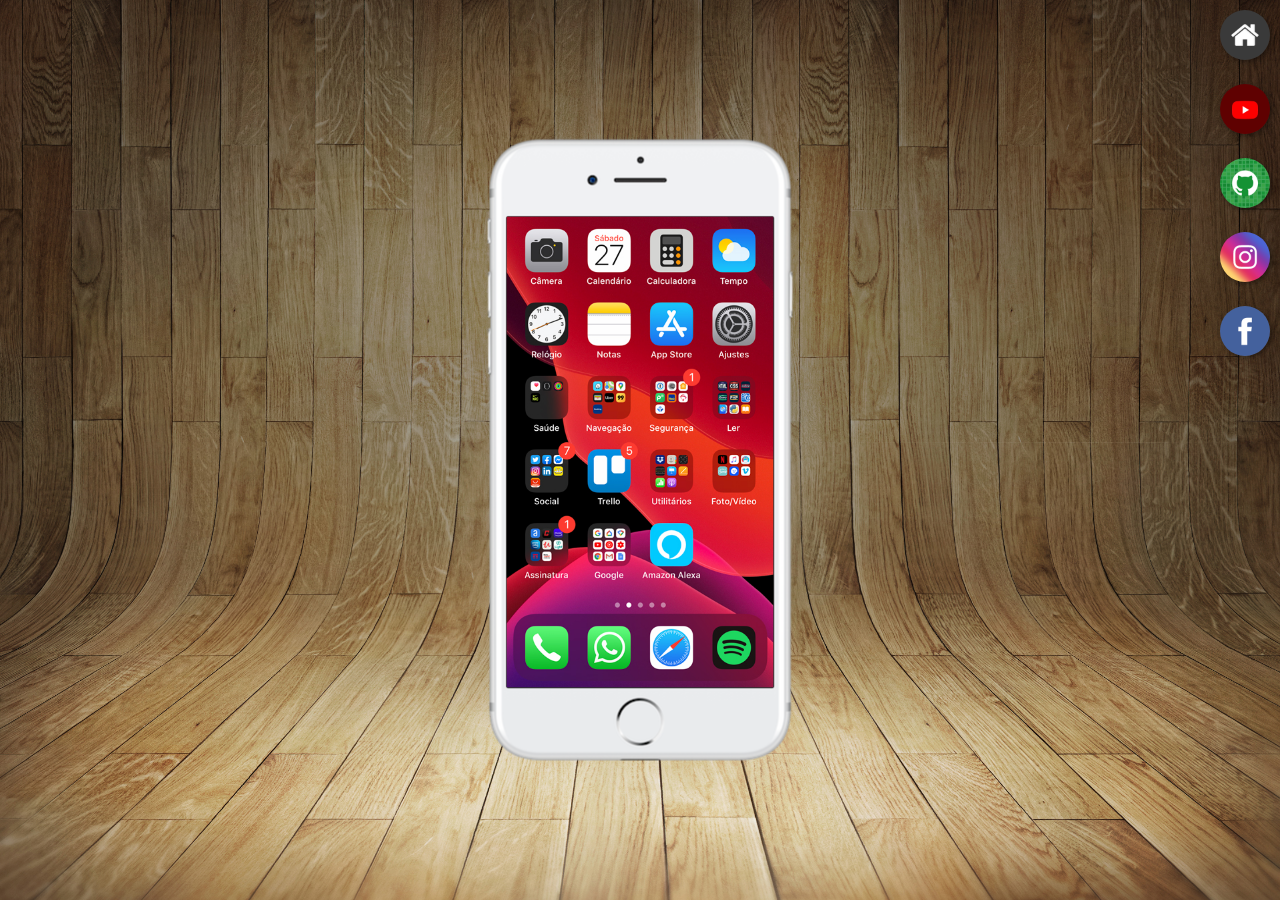
<file: index.html>
<!DOCTYPE html>
<html lang="pt-br">
<head>
    <meta charset="UTF-8">
    <meta name="viewport" content="width=device-width, initial-scale=1.0">
    <link rel="shortcut icon" href="favicon.ico" type="image/x-icon">
    <link rel="stylesheet" href="estilos/style.css">
    <title>Projeto Redes Sociais</title>
</head>
<body>
    <main>
        <section id="telefone">
            <iframe src="home.html" name="tela" id="tela" frameborder="0">
                Seu navegador não é compatível com isso.
            </iframe>
        </section>
        <section id="redes-sociais">
            <a href="home.html" target="tela"><img src="imagens/logo-home.jpg" alt="Logo Home"></a><br>
            <a href="youtube.html" target="tela"><img src="imagens/logo-youtube.jpg" alt="Logo YouTube"></a><br>
            <a href="github.html" target="tela"><img src="imagens/logo-github.jpg" alt="Logo GitHub"></a><br>
            <a href="instagram.html" target="tela"><img src="imagens/logo-instagram.jpg" alt="Logo Instagram"></a><br>
            <a href="facebook.html" target="tela"><img src="imagens/logo-facebook.jpg" alt="Logo Facebook"></a>
        </section>
    </main>
</body>
</html>
</file>
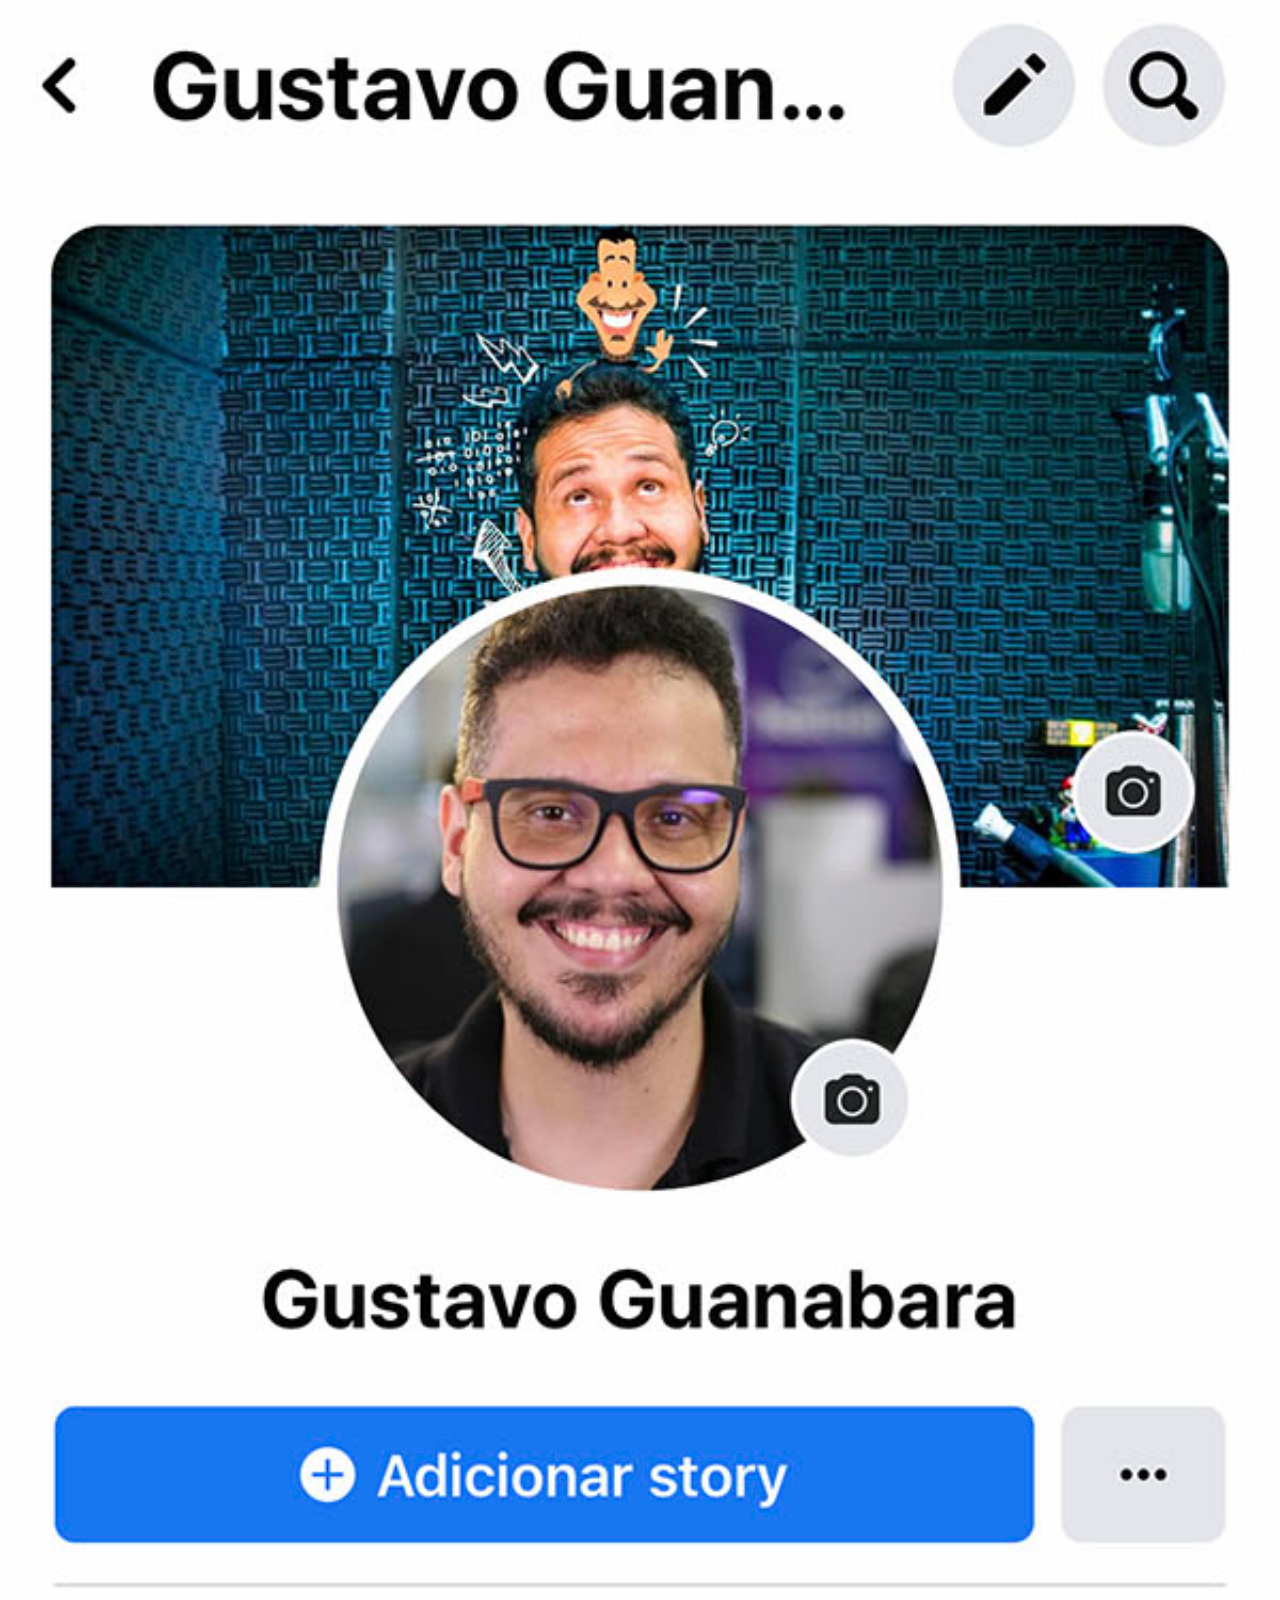
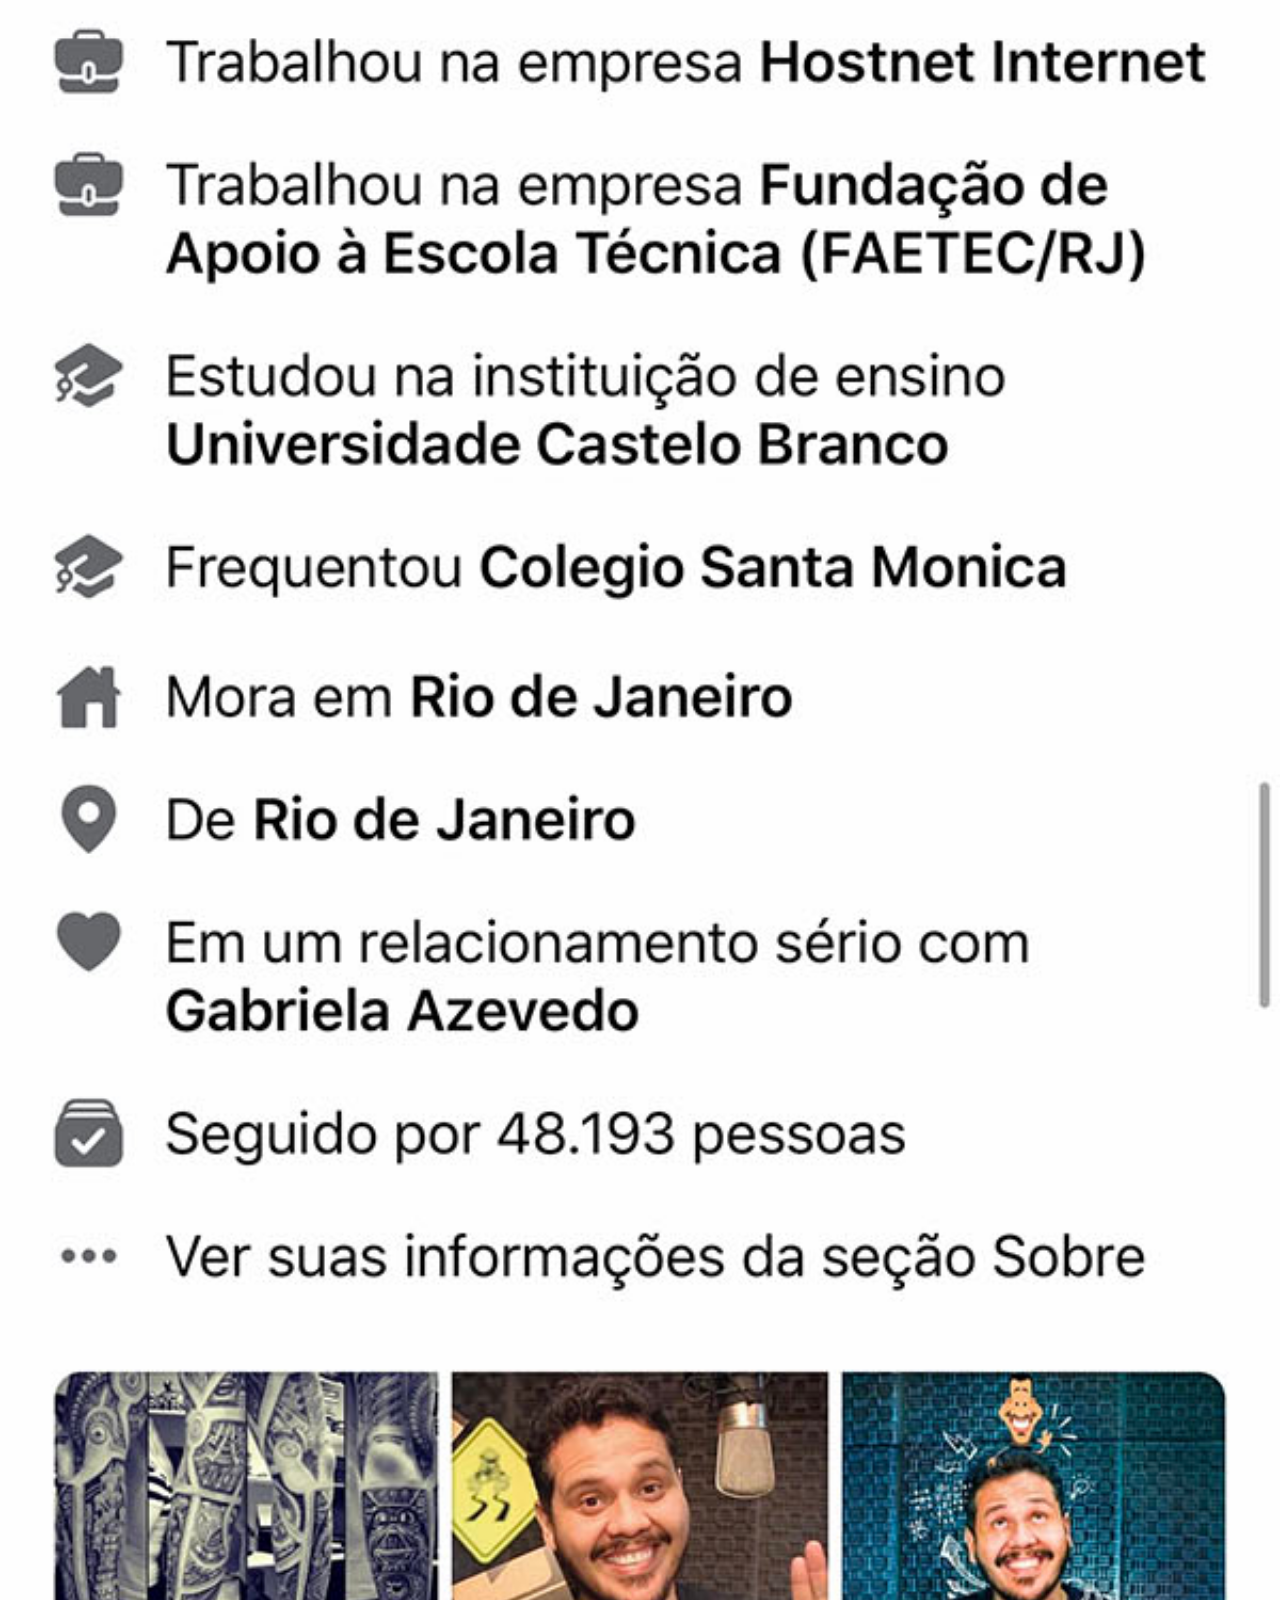
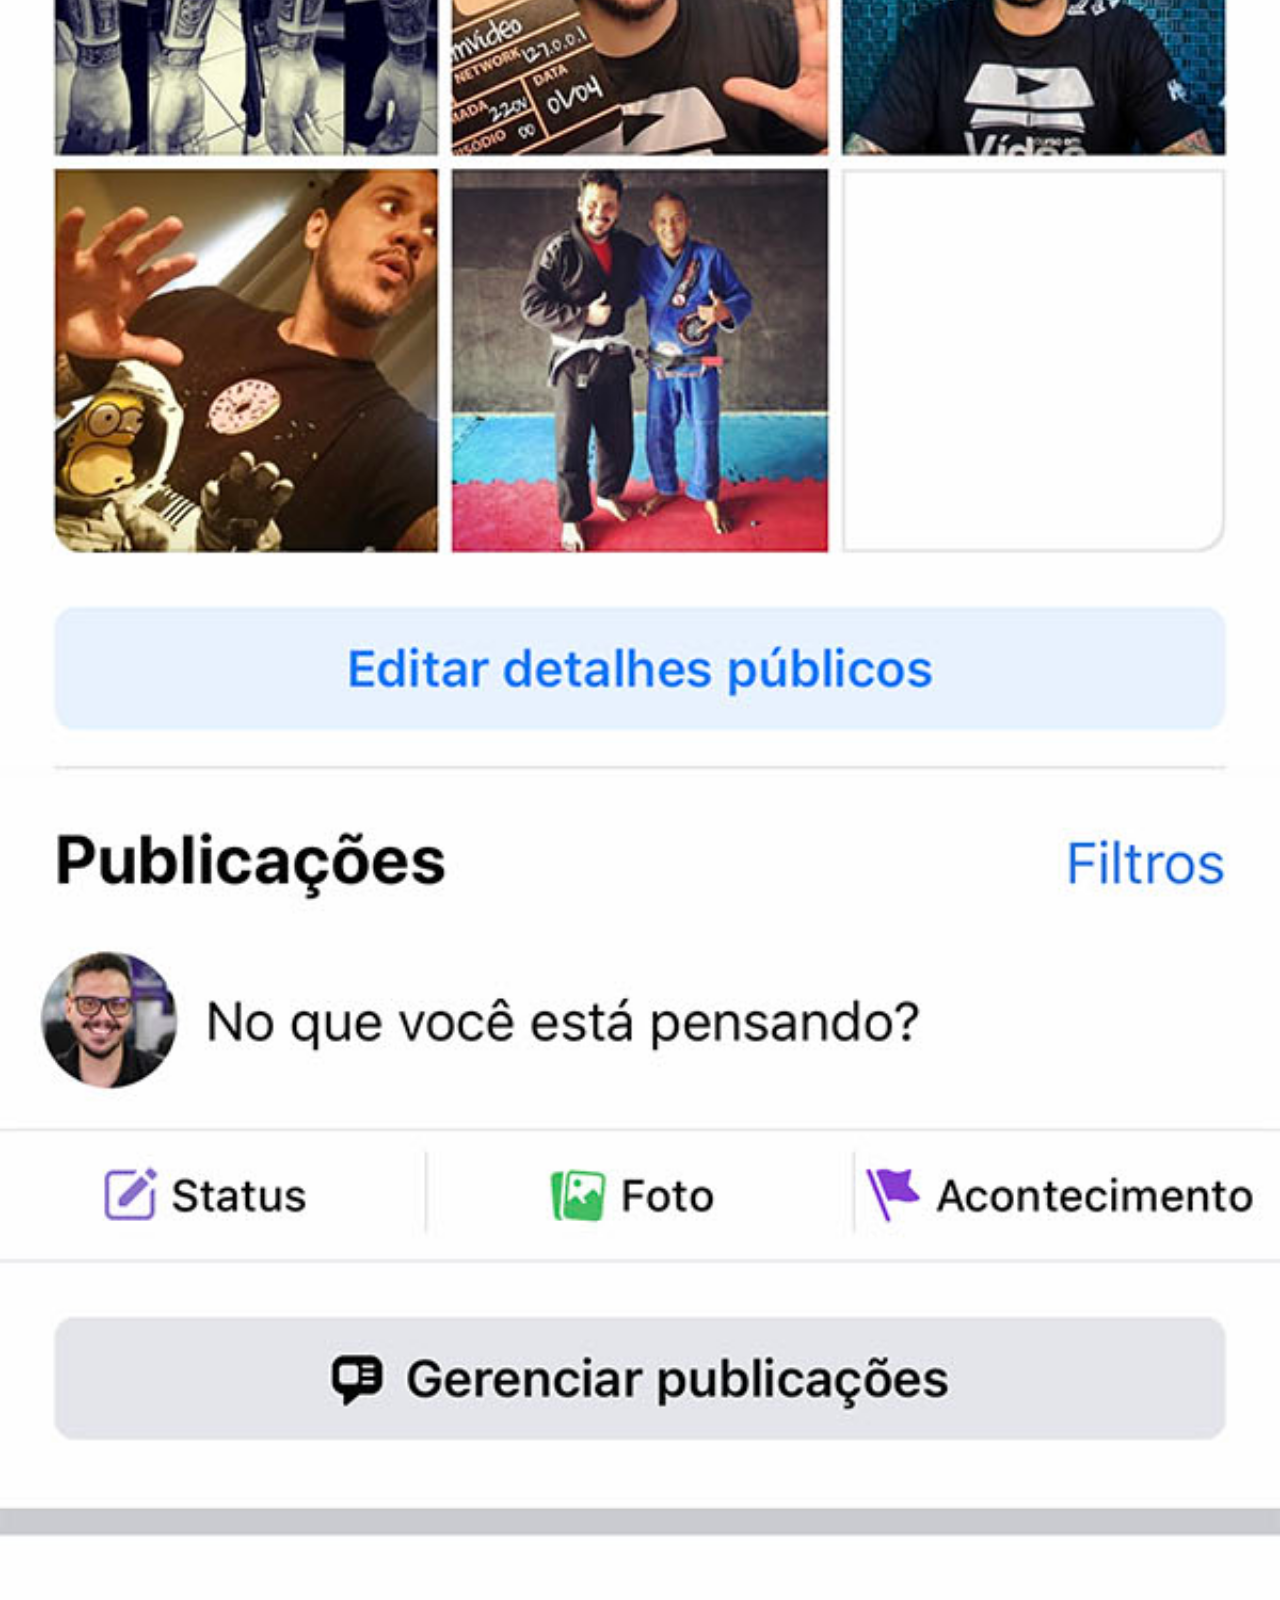
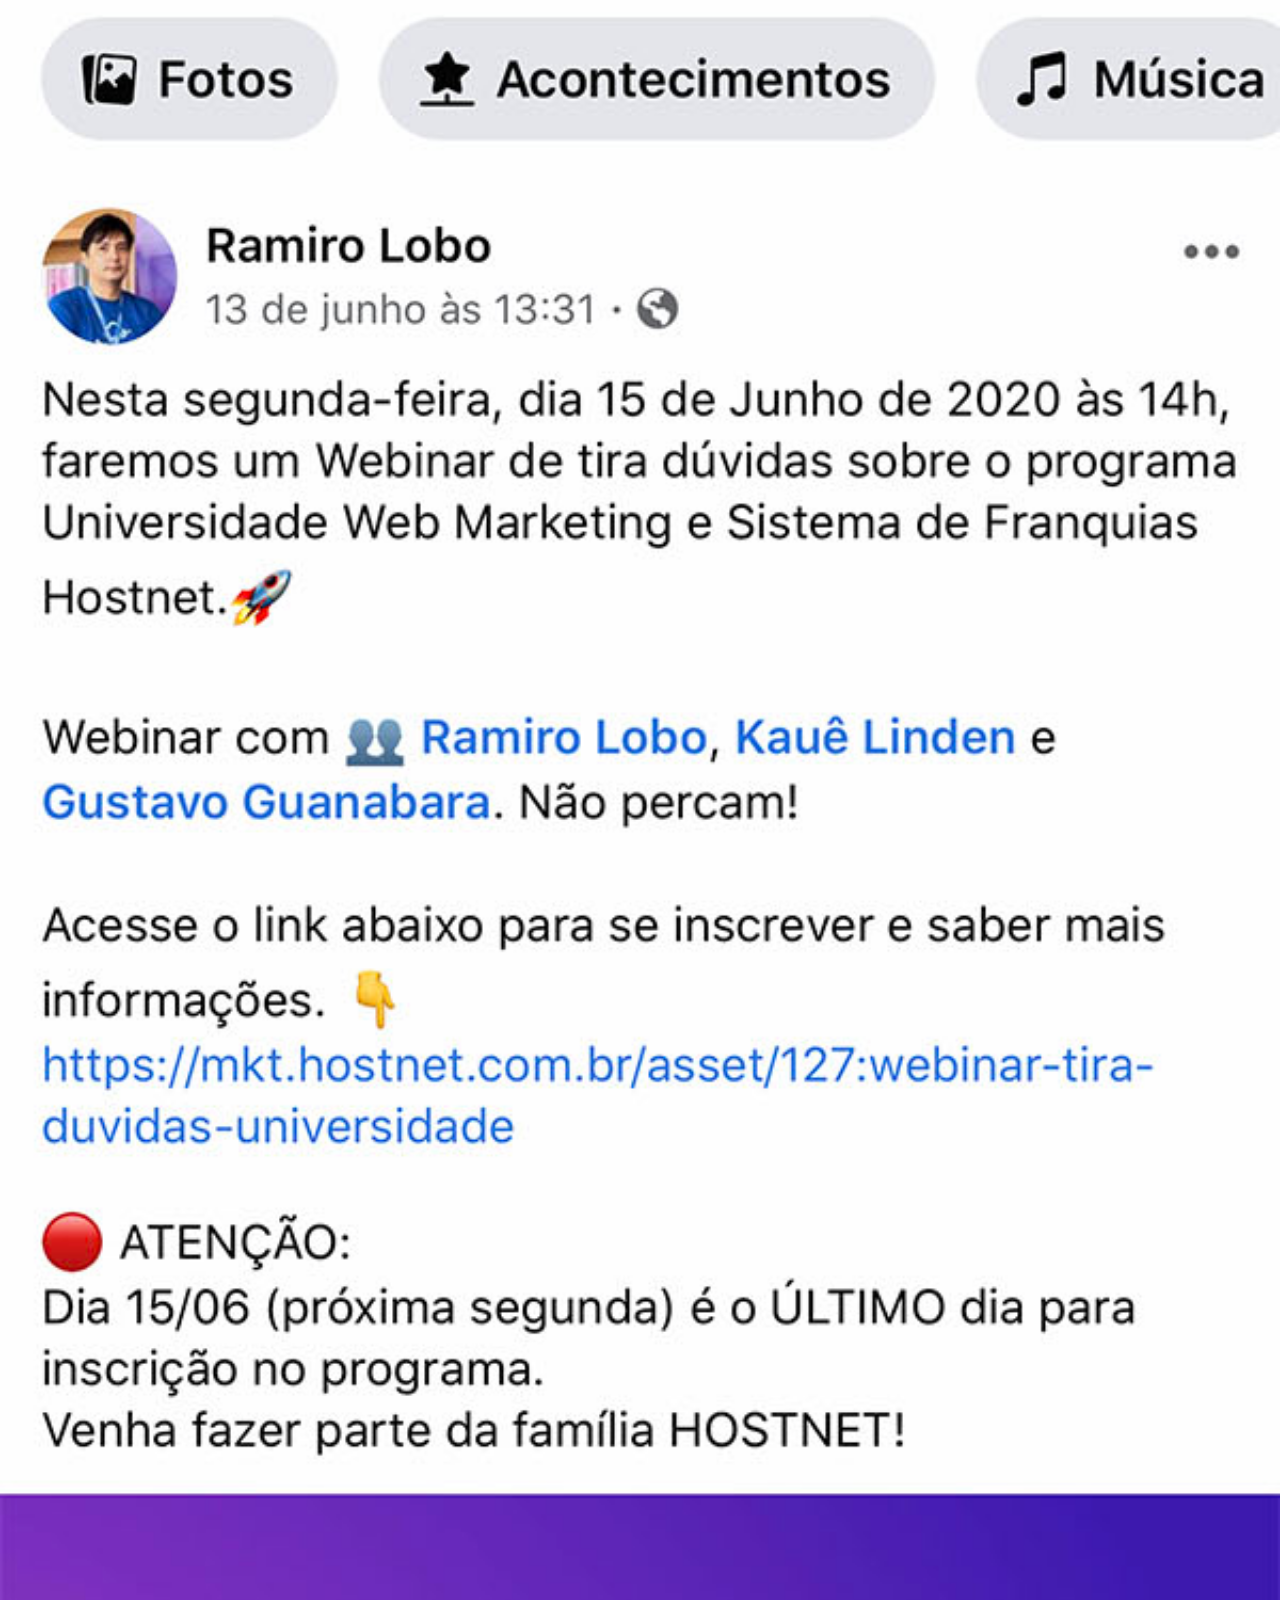
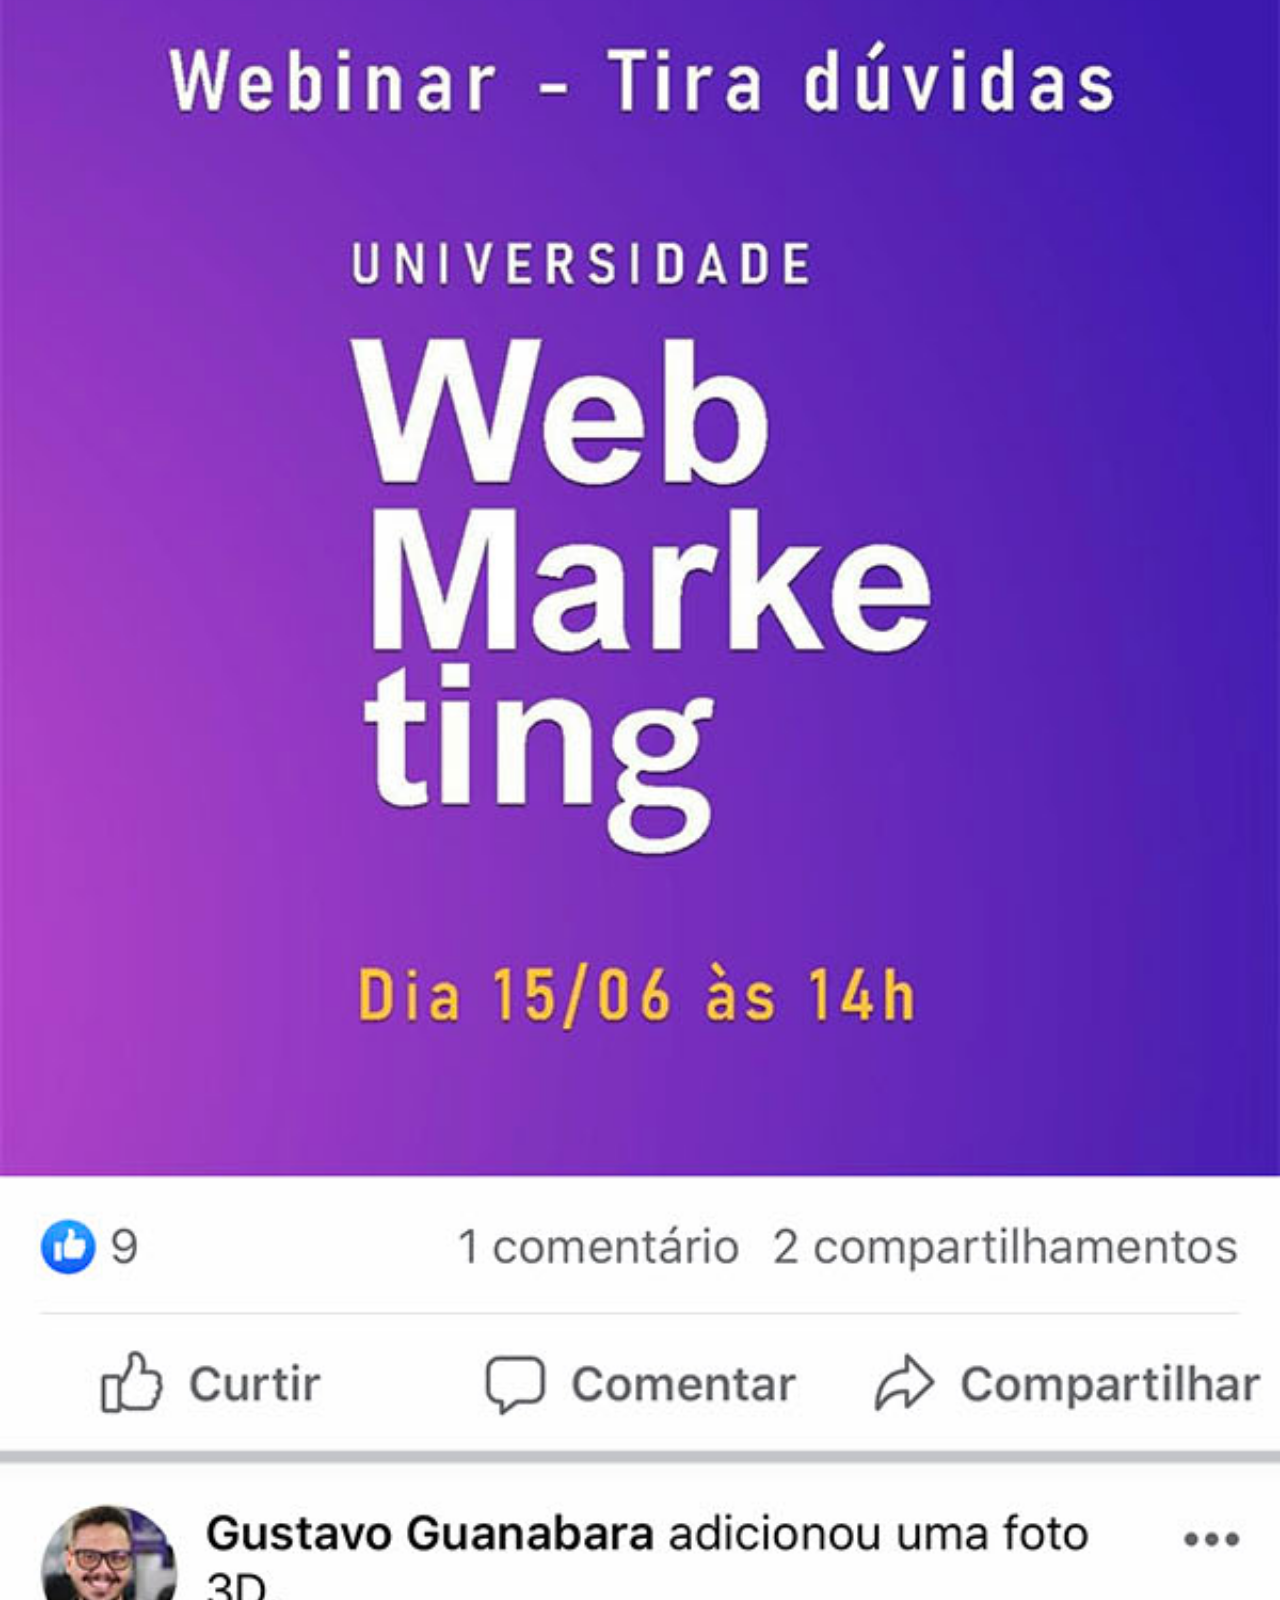
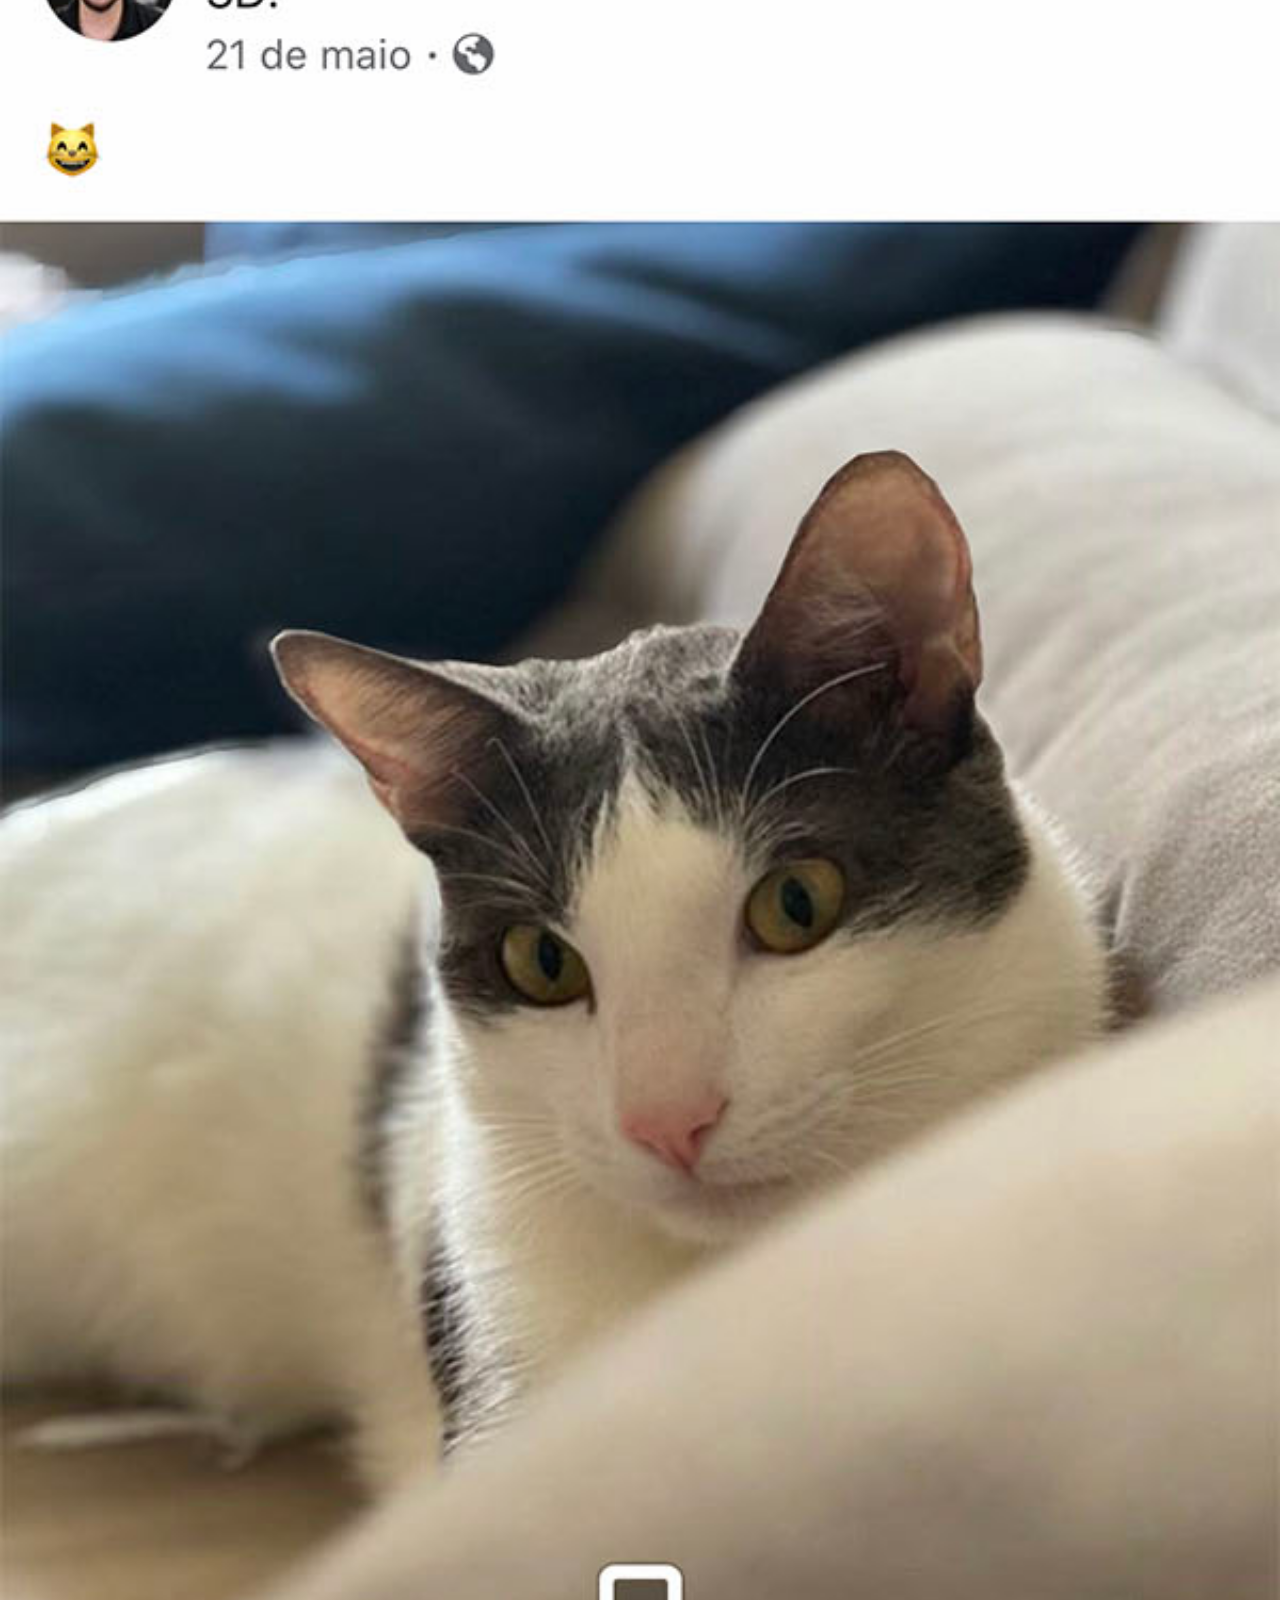
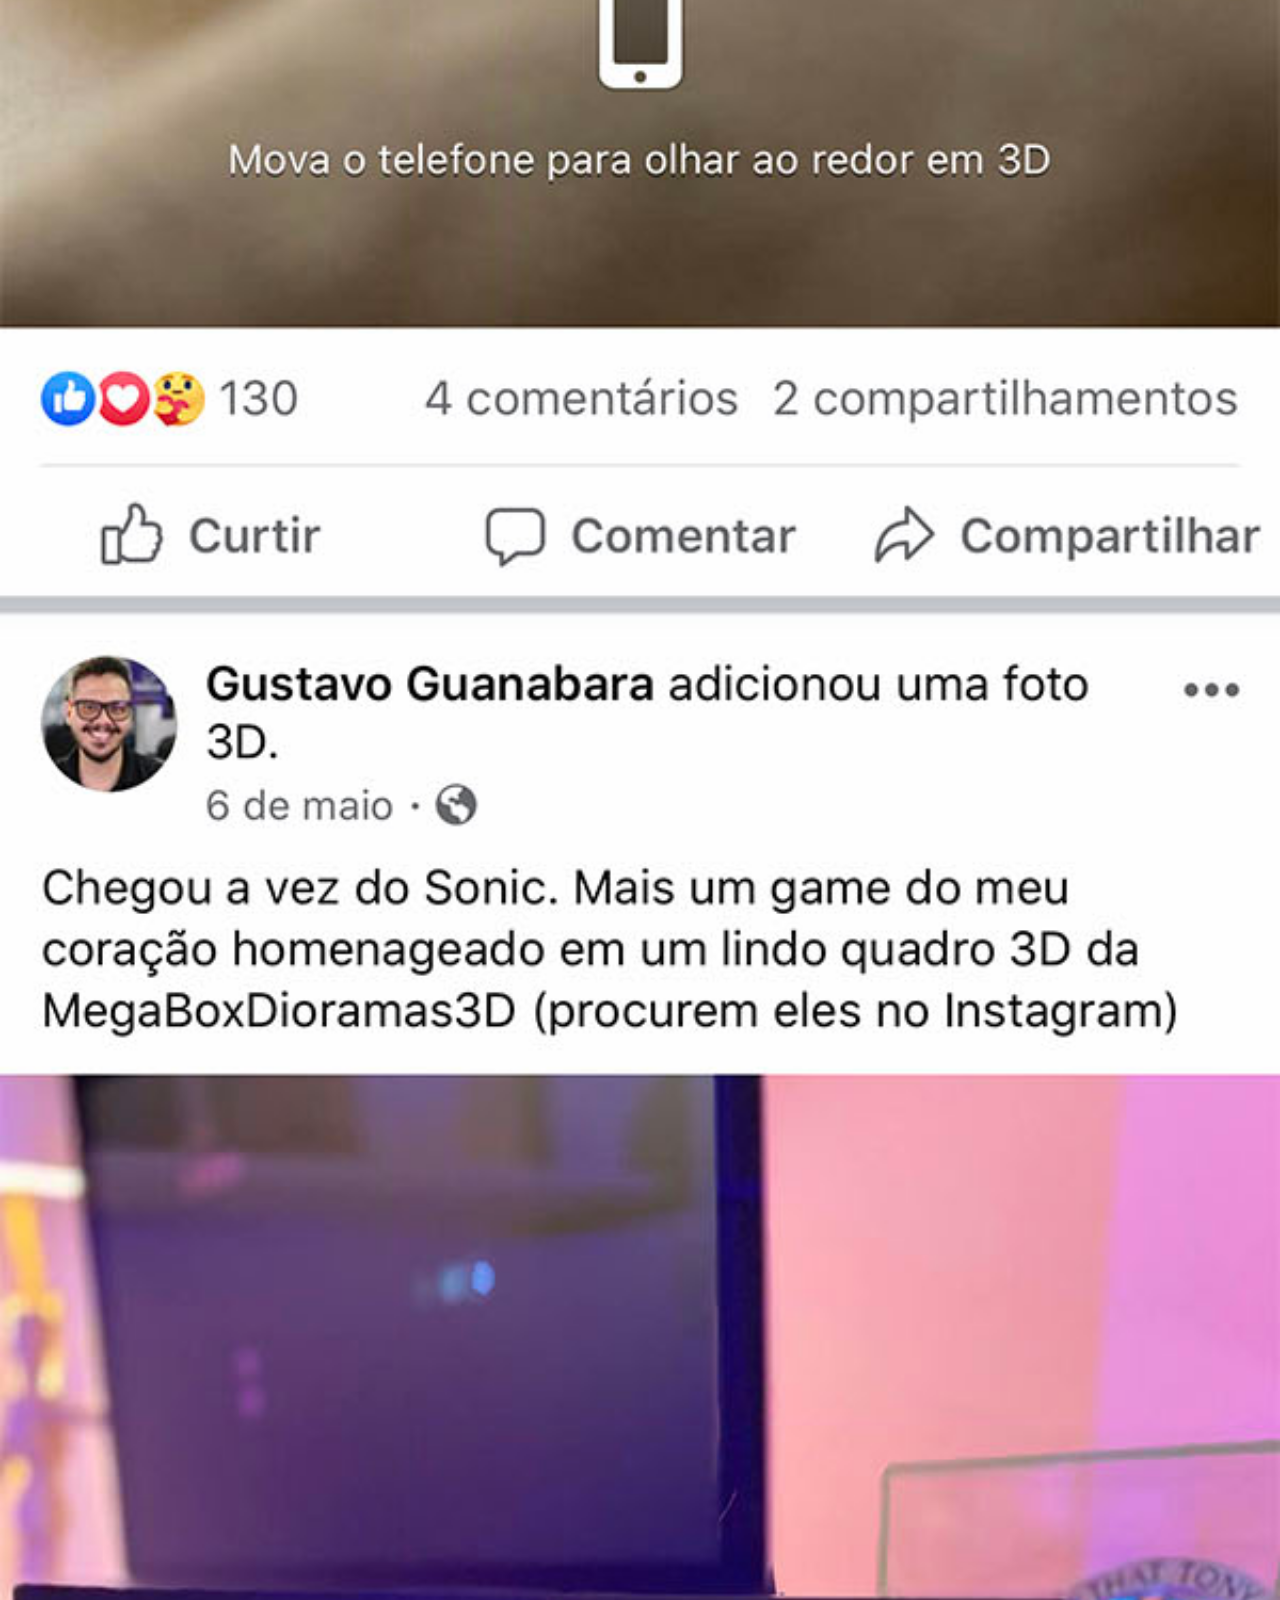
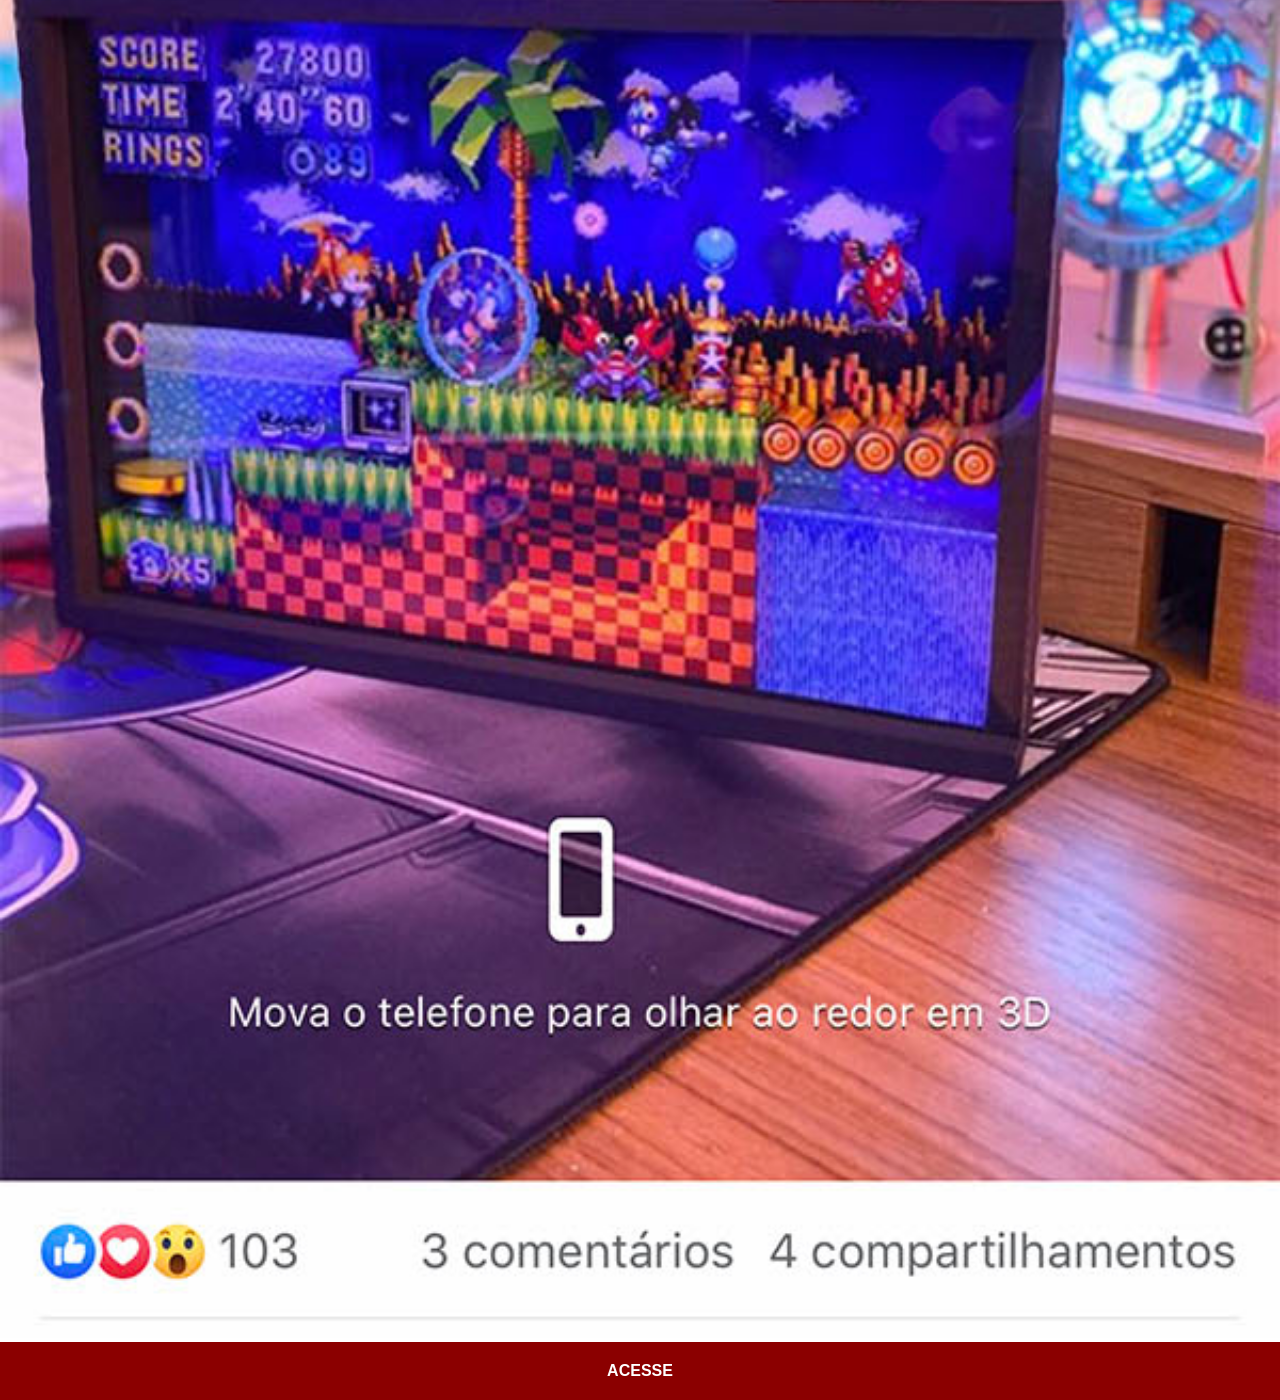
<file: facebook.html>
<!DOCTYPE html>
<html lang="pt-br">
<head>
    <meta charset="UTF-8">
    <meta name="viewport" content="width=device-width, initial-scale=1.0">
    <title>Facebook</title>
    <link rel="stylesheet" href="imagens/social.css">
</head>
<body>
    <img src="imagens/tela-facebook.jpg" alt="Facebook">
    <a href="https://www.facebook.com/gustavoguanabara" target="_blank">ACESSE</a>
</body>
</html>
</file>
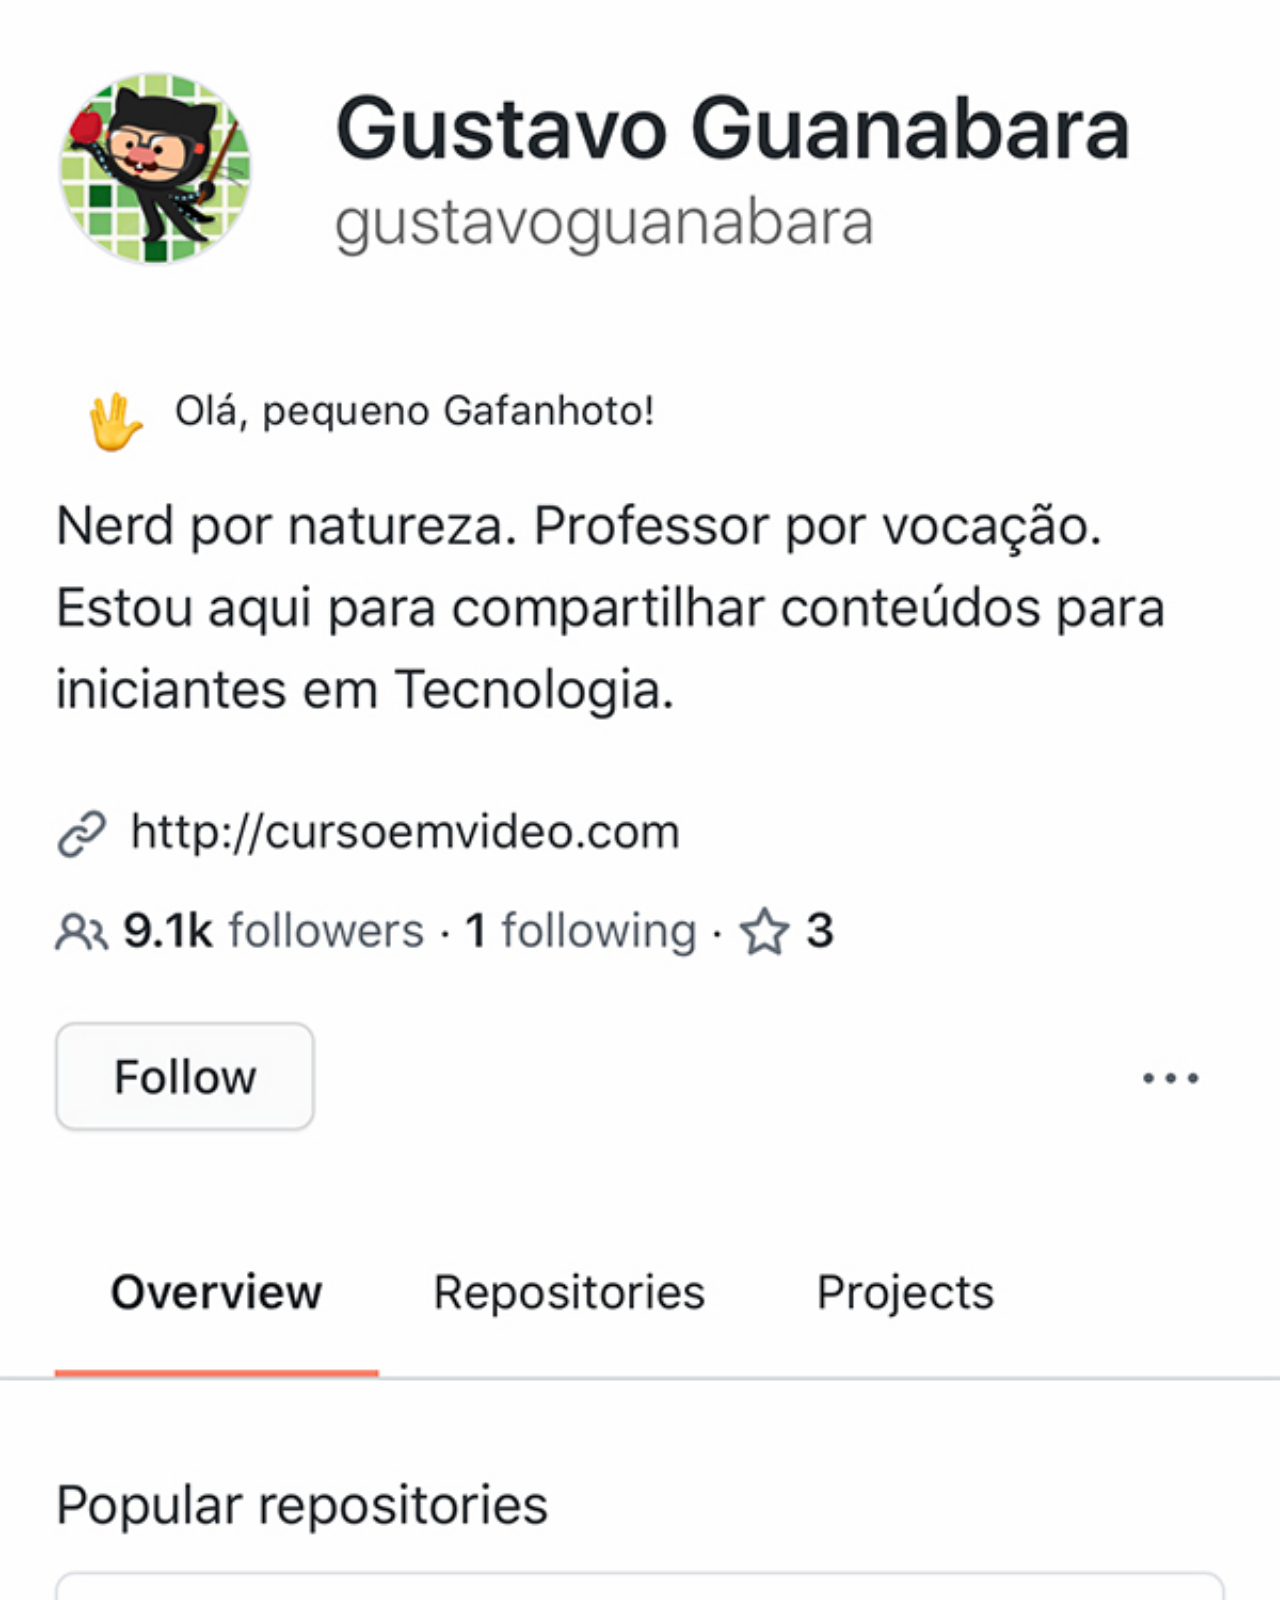
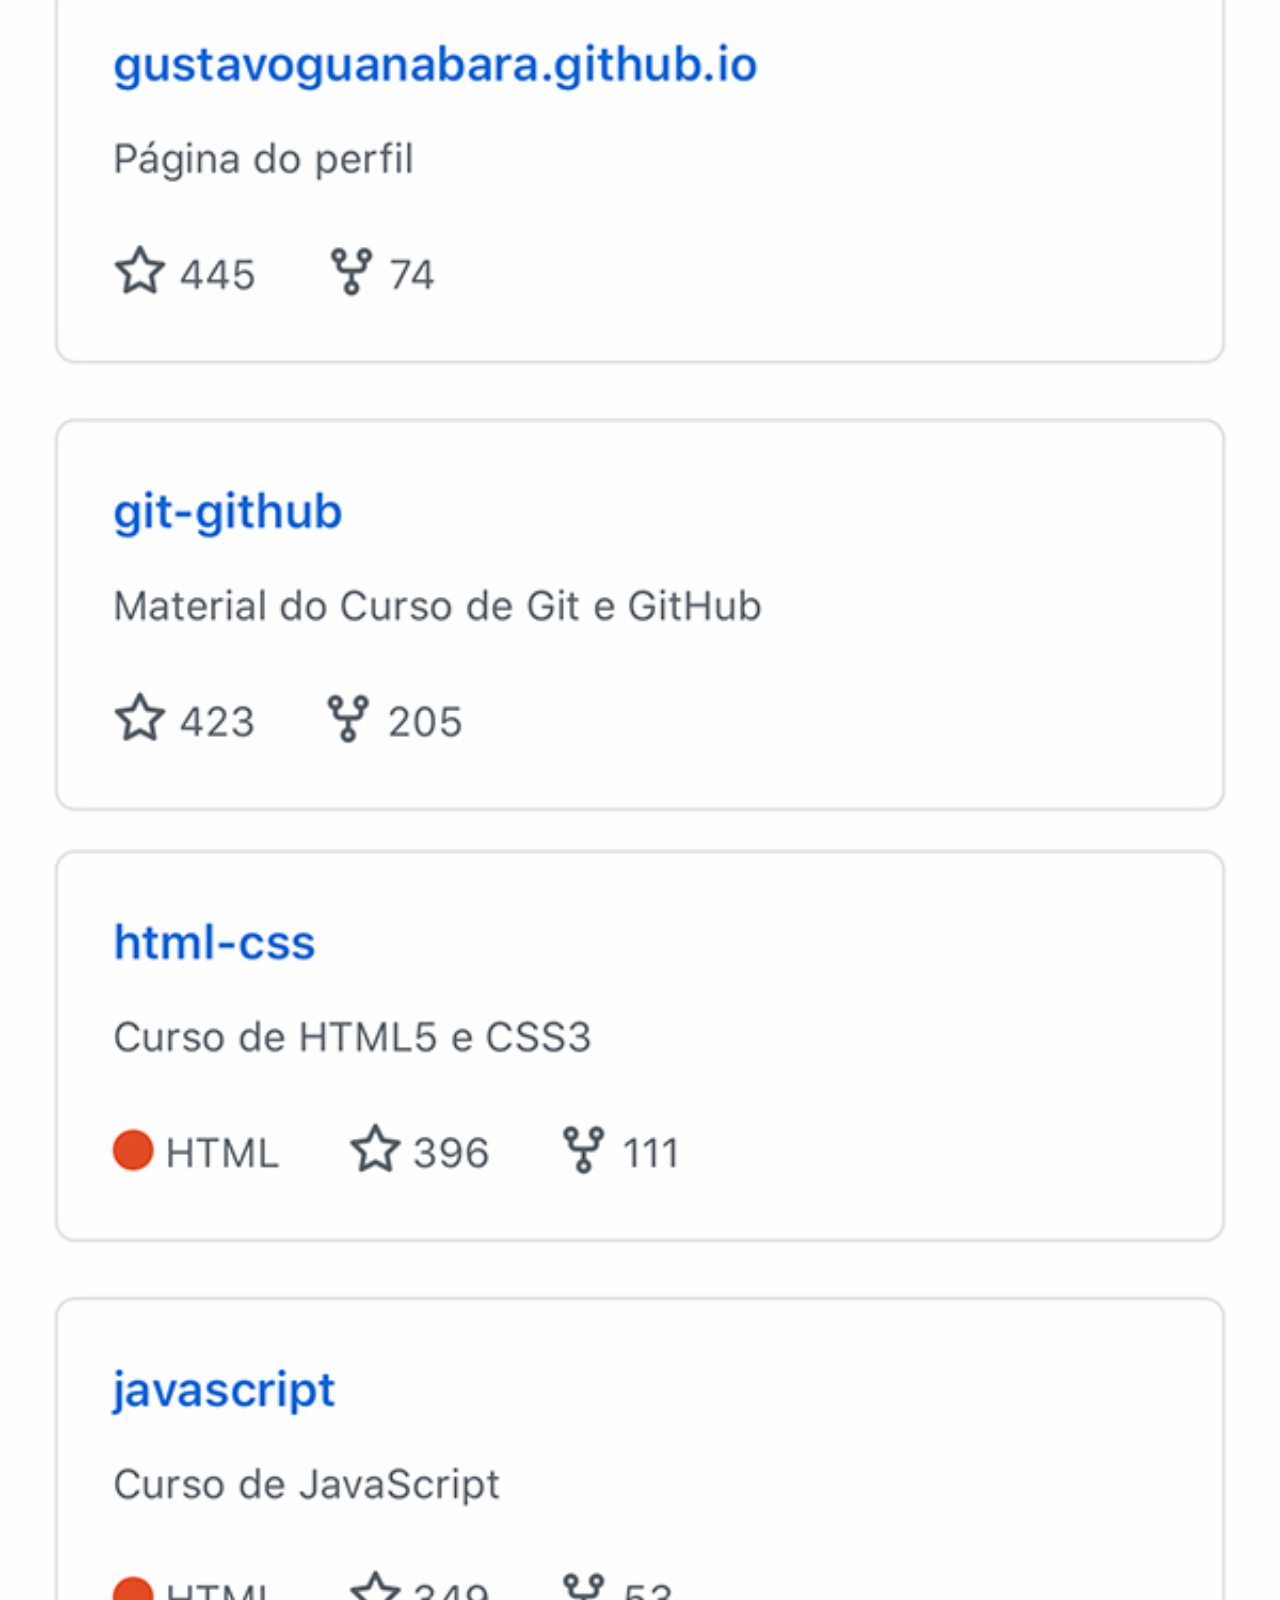
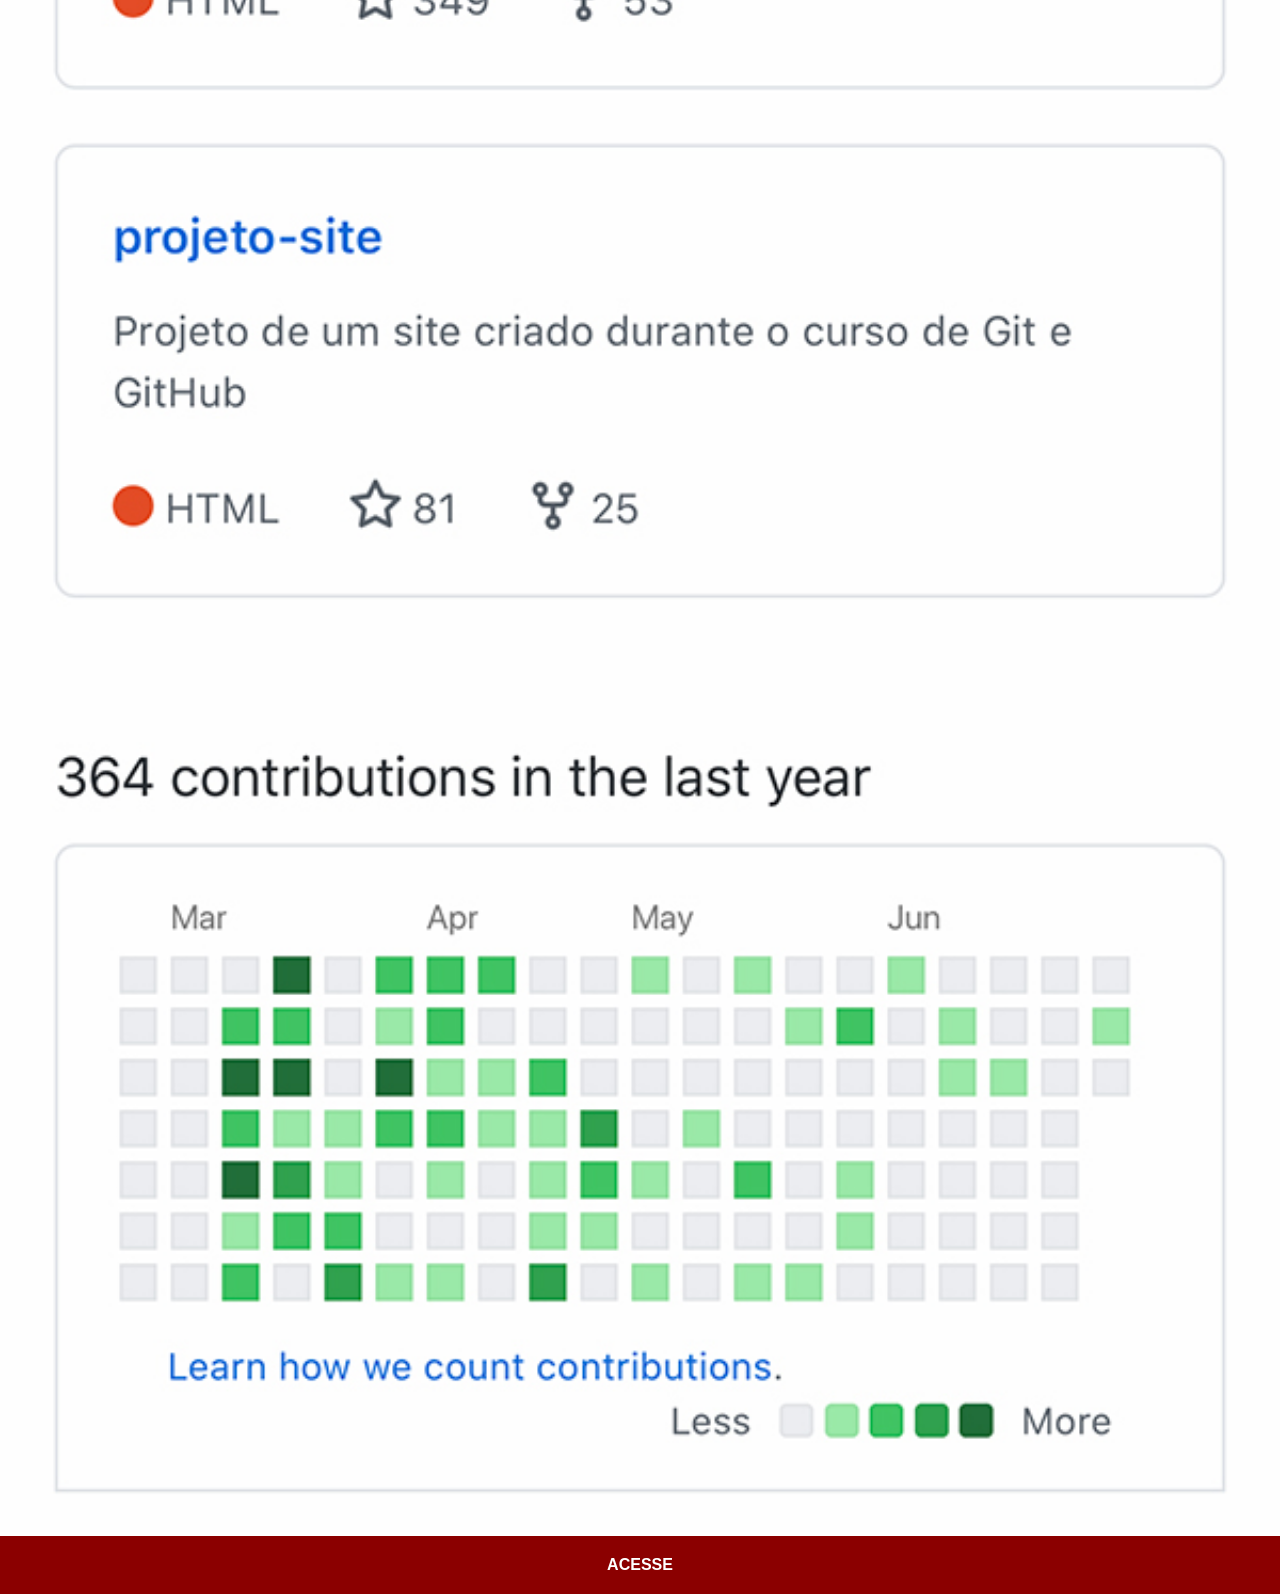
<file: github.html>
<!DOCTYPE html>
<html lang="pt-br">
<head>
    <meta charset="UTF-8">
    <meta name="viewport" content="width=device-width, initial-scale=1.0">
    <title>GitHub</title>
    <link rel="stylesheet" href="imagens/social.css">
</head>
<body>
    <img src="imagens/tela-github.jpg" alt="GitHub">
    <a href="https://github.com/gustavoguanabara" target="_blank">ACESSE</a>
</body>
</html>
</file>
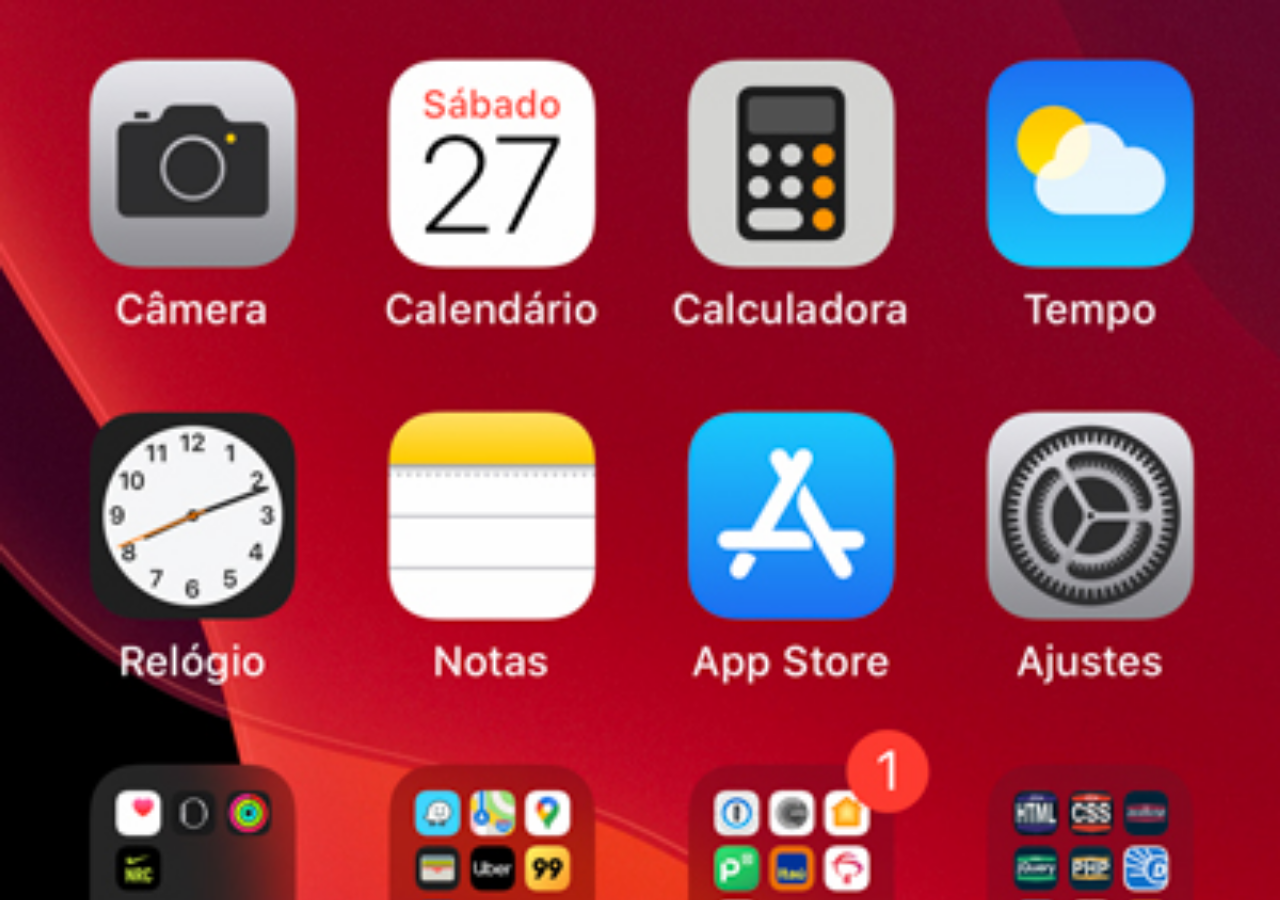
<file: home.html>
<!DOCTYPE html>
<html lang="pt-br">
<head>
    <meta charset="UTF-8">
    <meta name="viewport" content="width=device-width, initial-scale=1.0">
    <title>Home</title>
</head>
<style>
    * {
        margin: 0;
        padding: 0;
    }

    body {
        width: 100vw;
        height: 100vh;
        background: black url(imagens/tela-home.jpg) no-repeat top center;
        background-size: cover;
    }
</style>
<body>
    
</body>
</html>
</file>
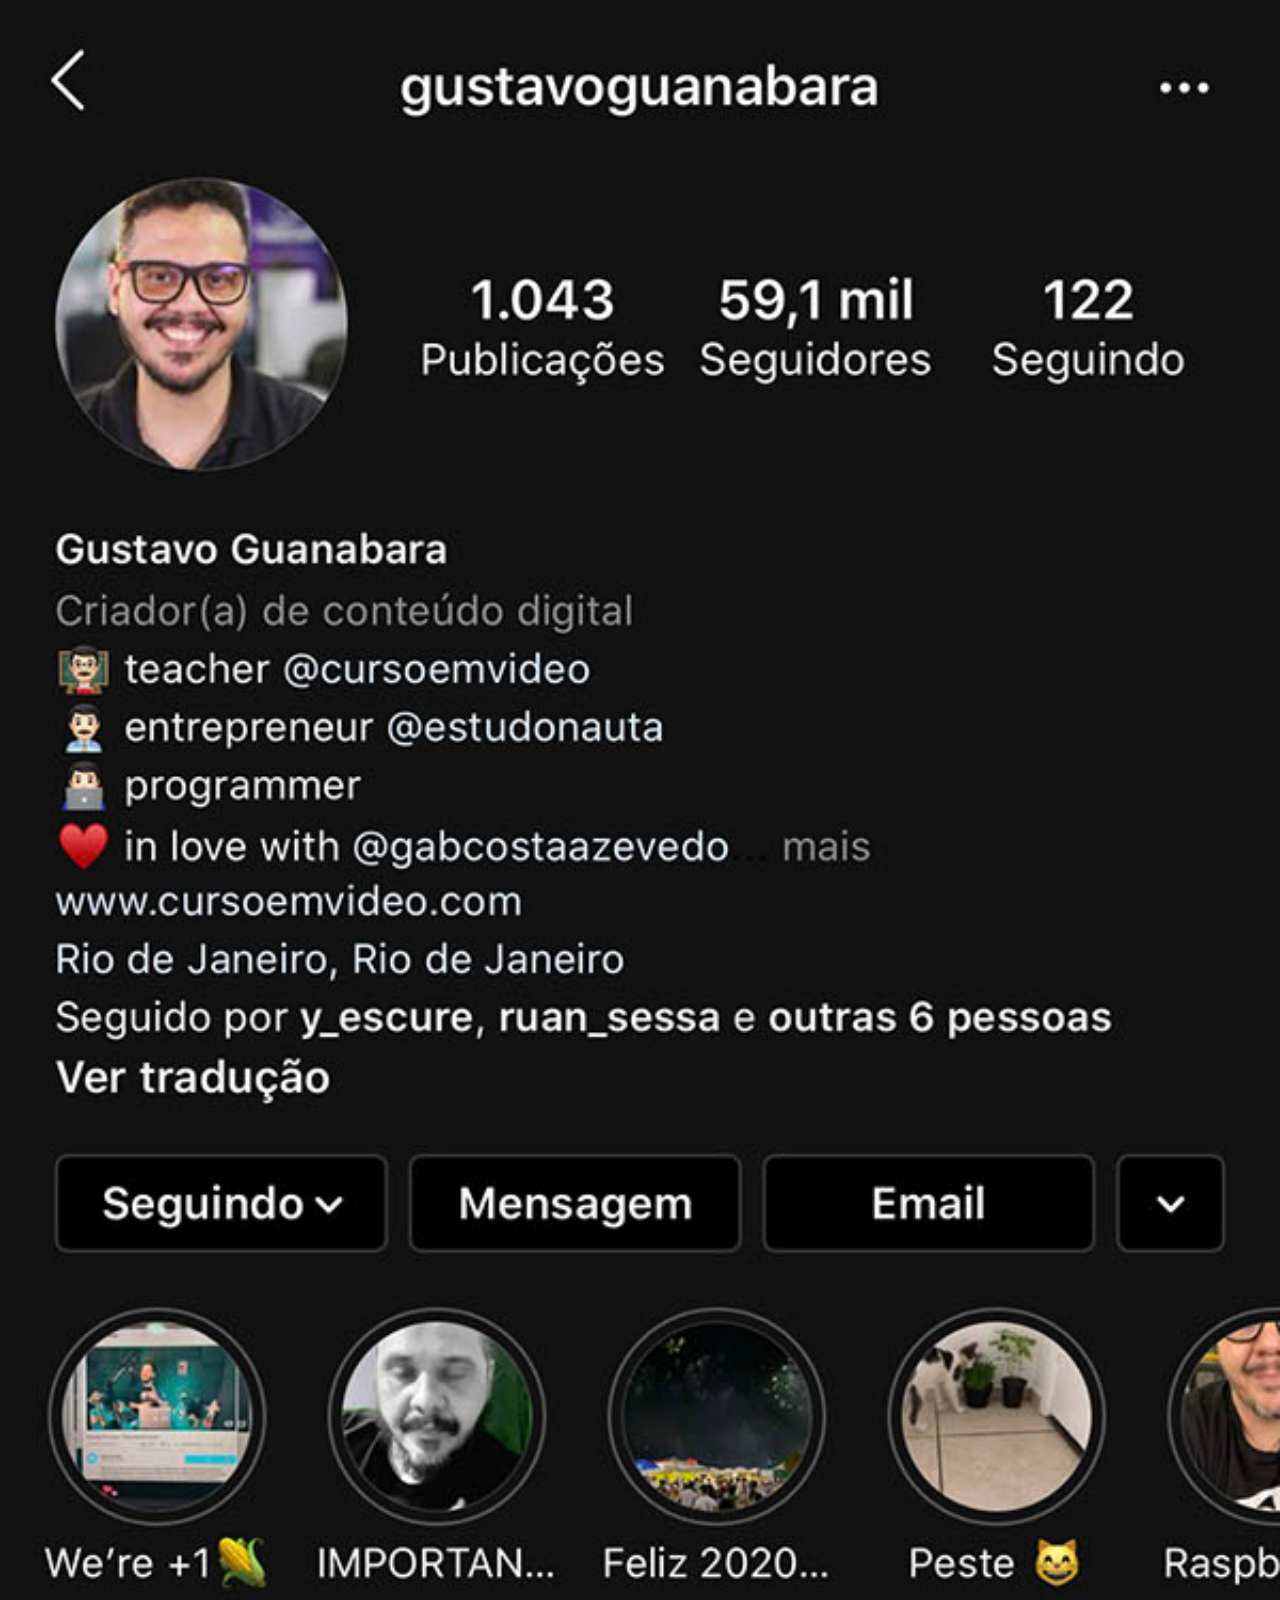
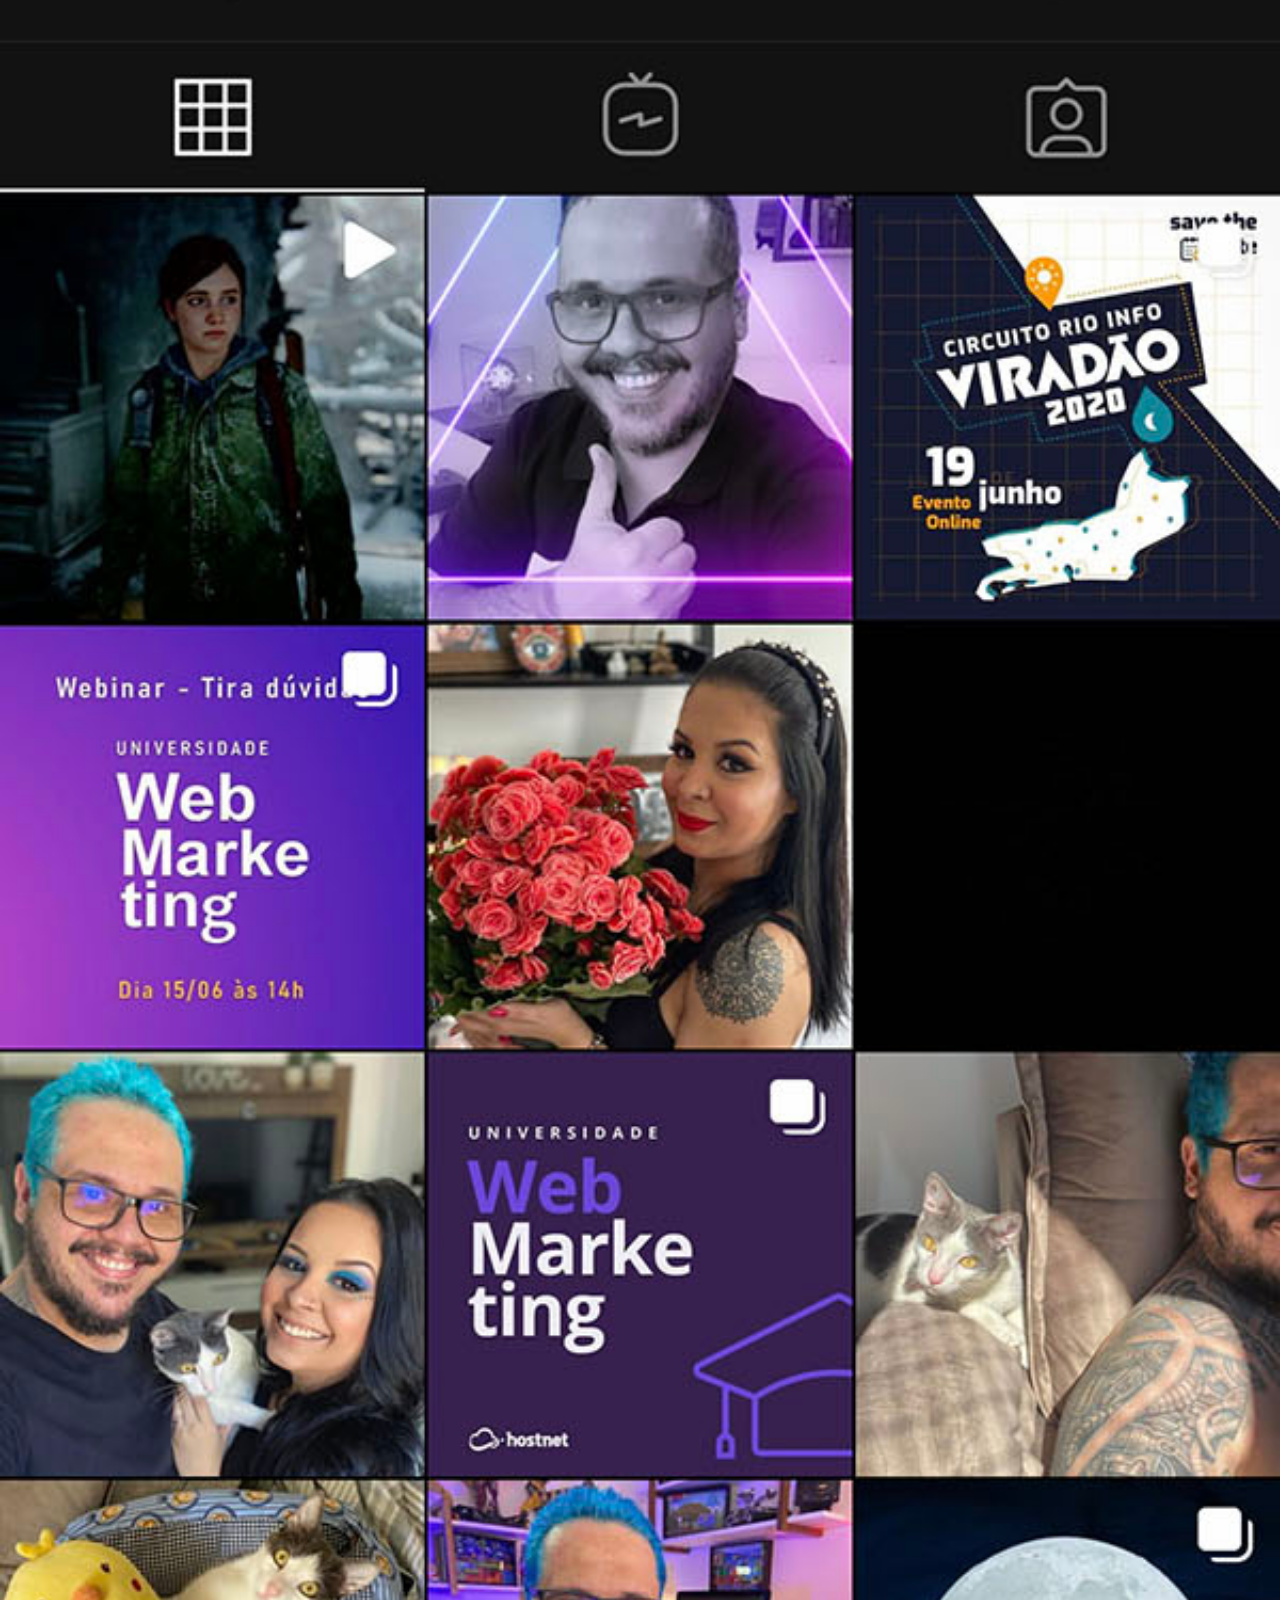
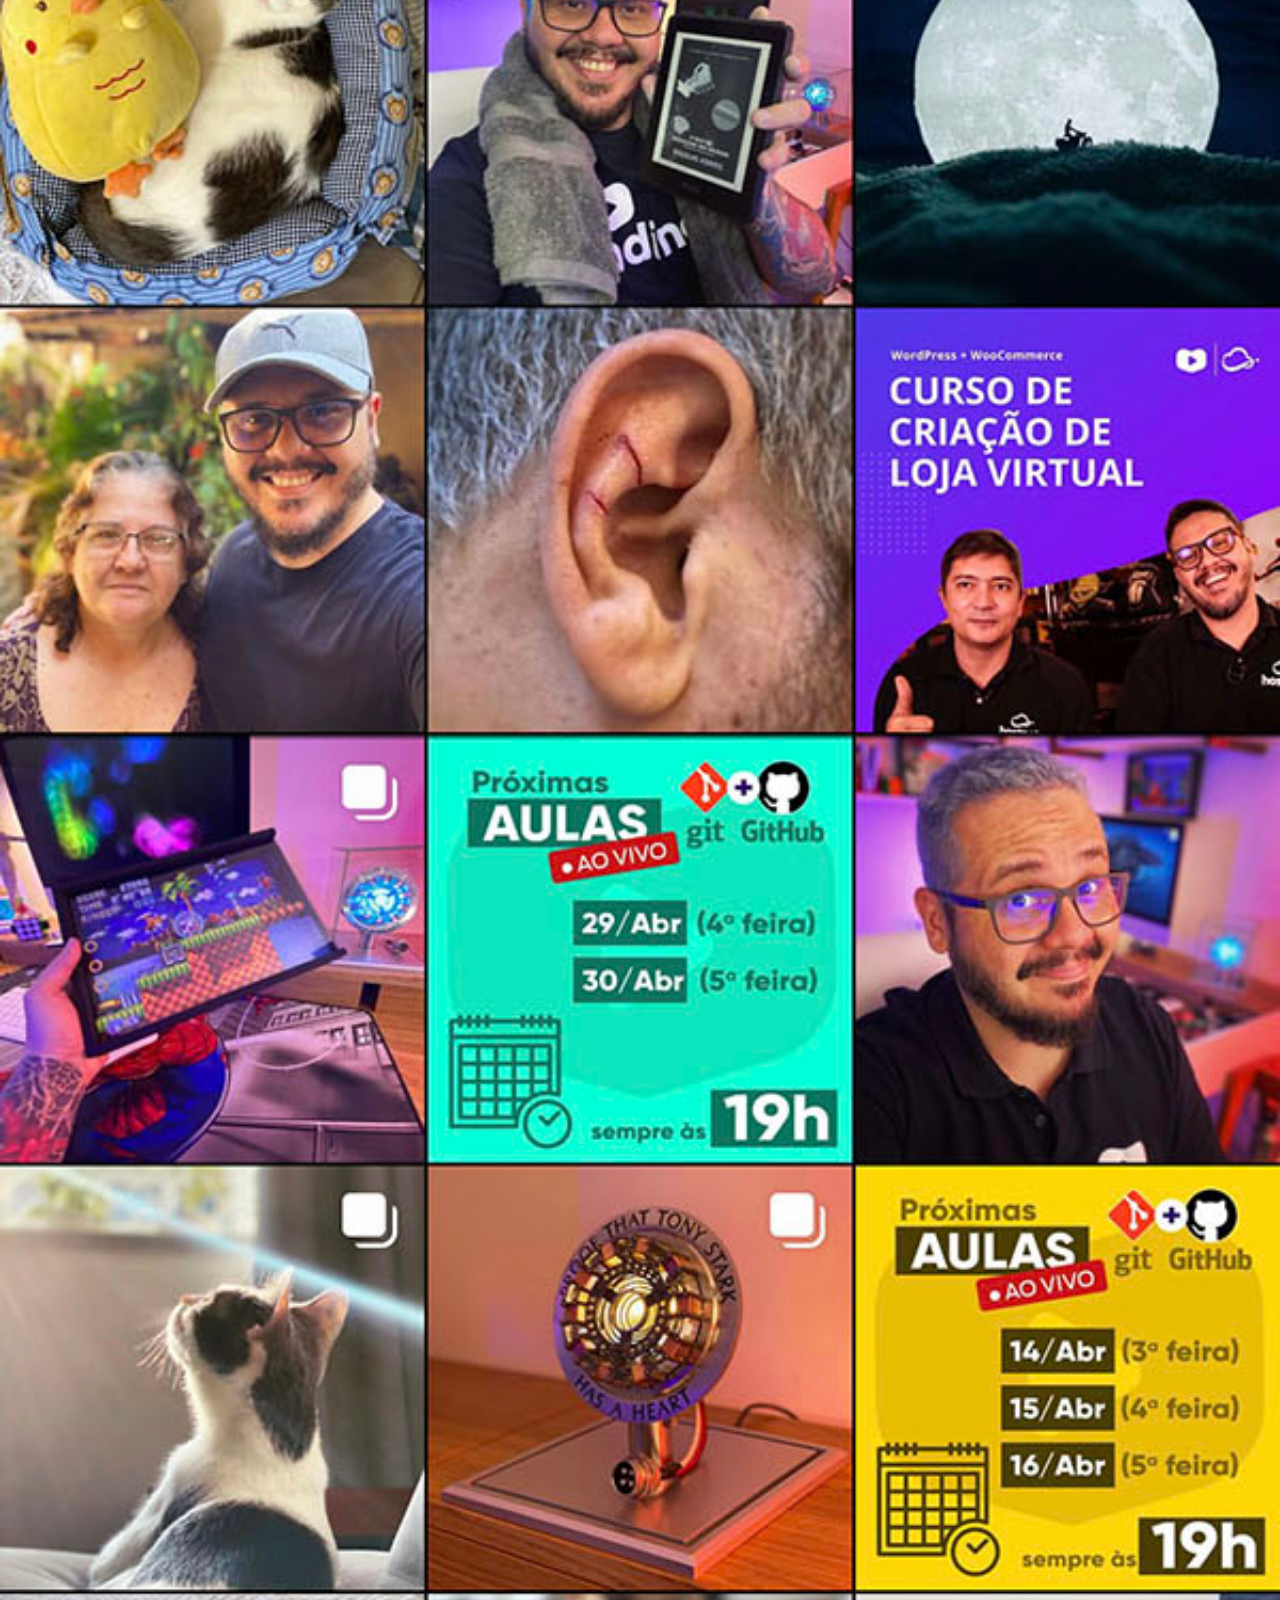
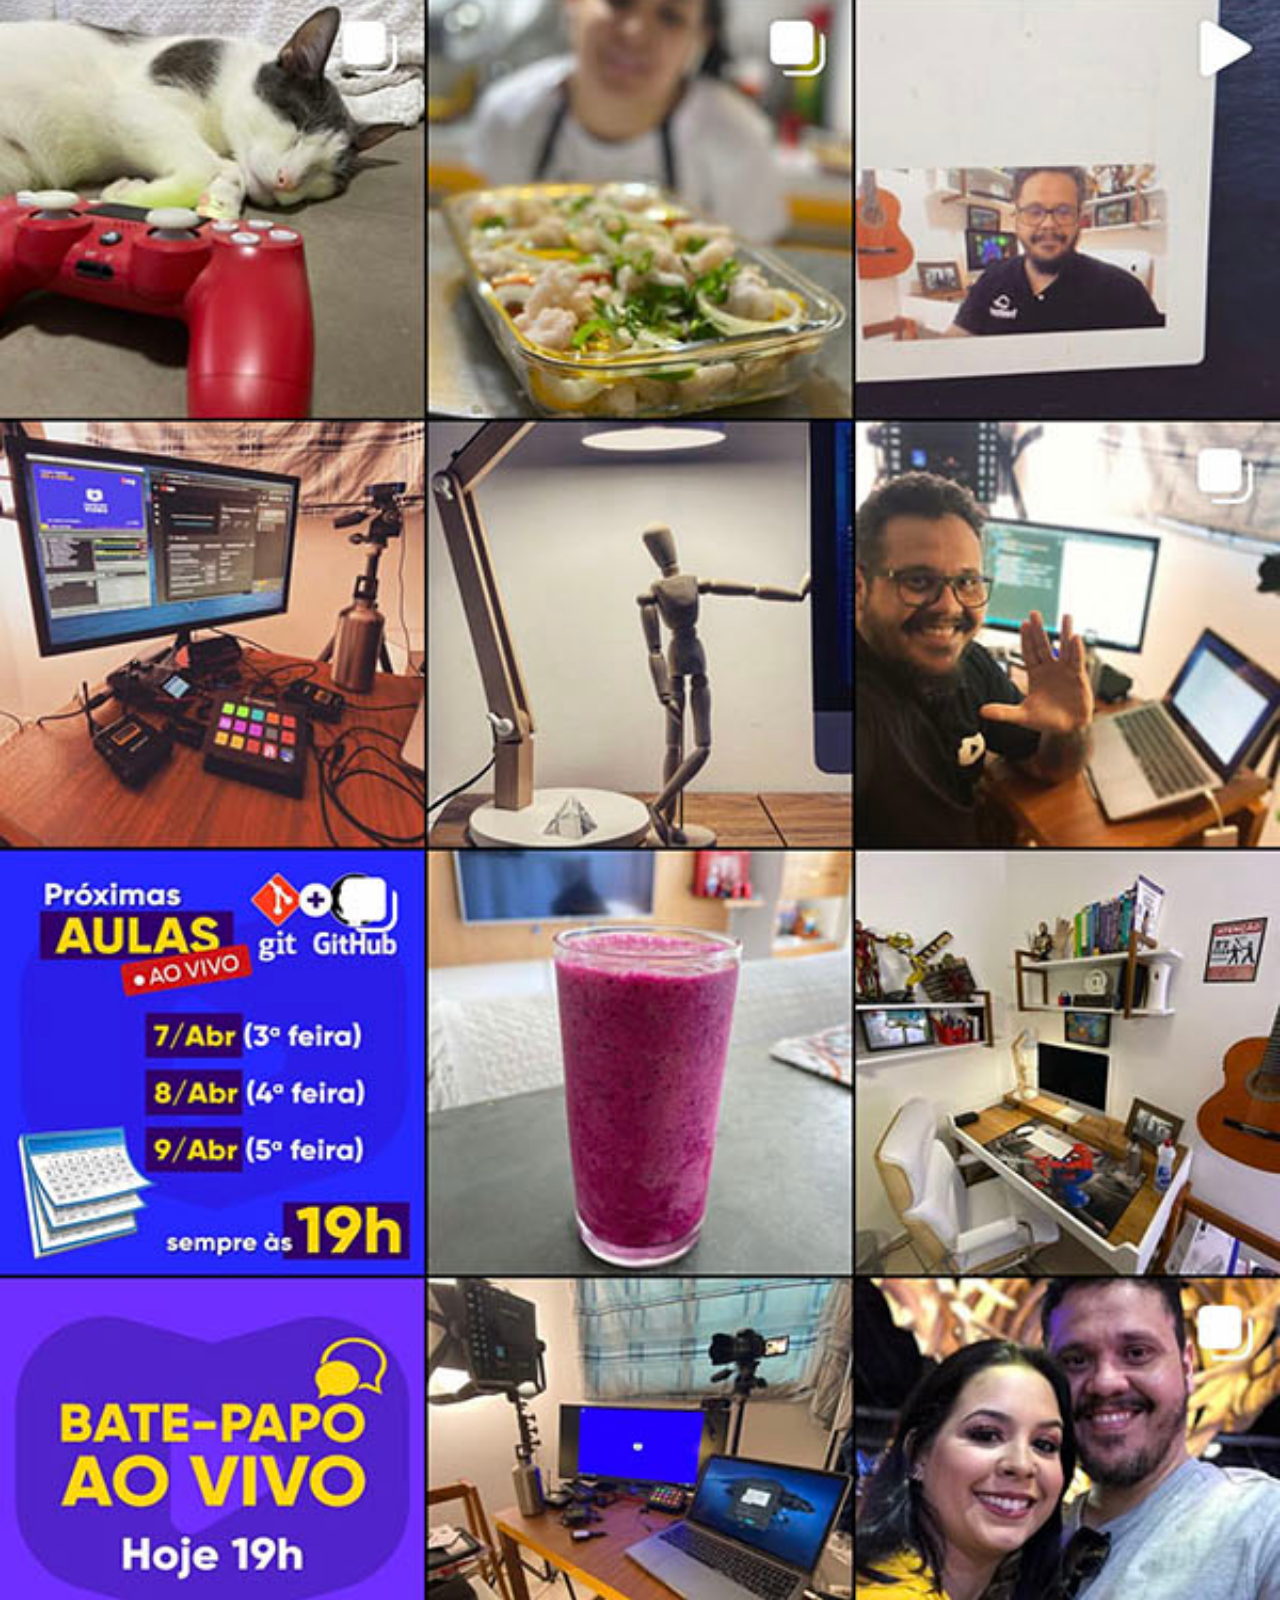
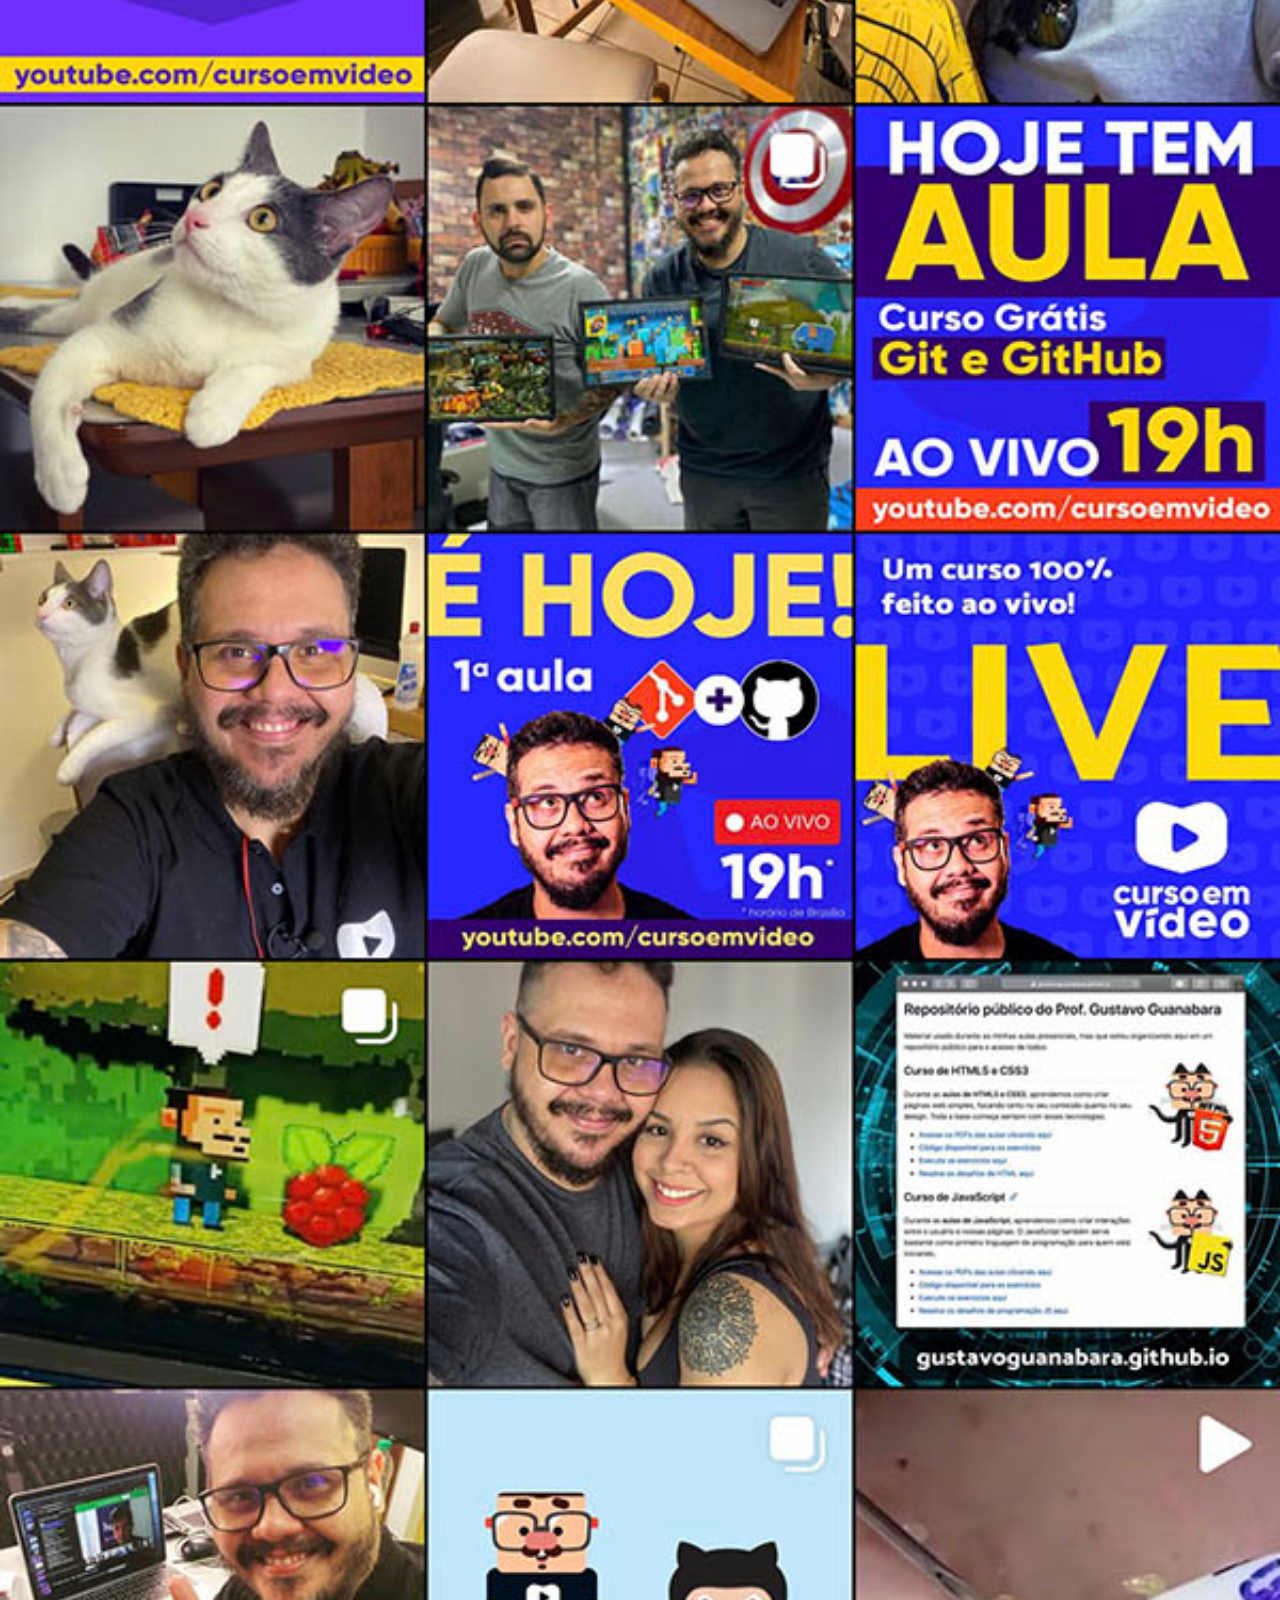
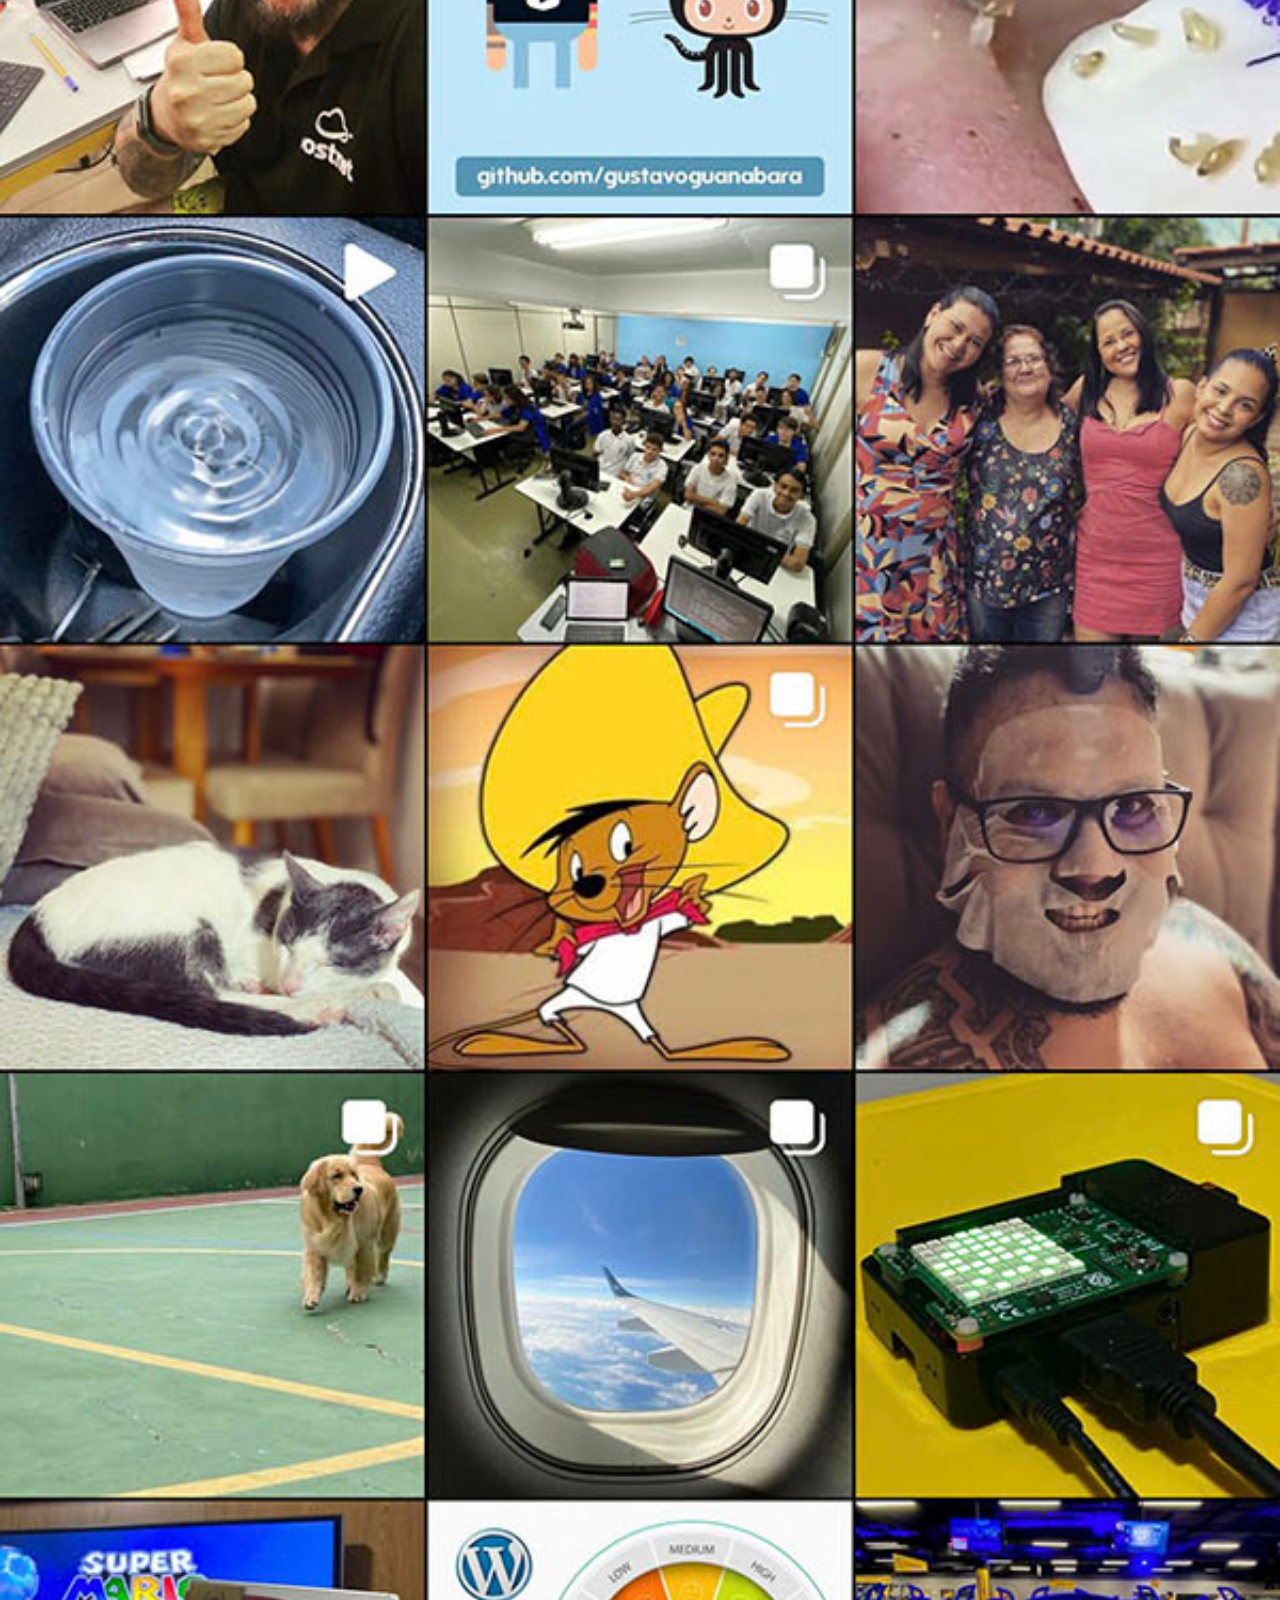
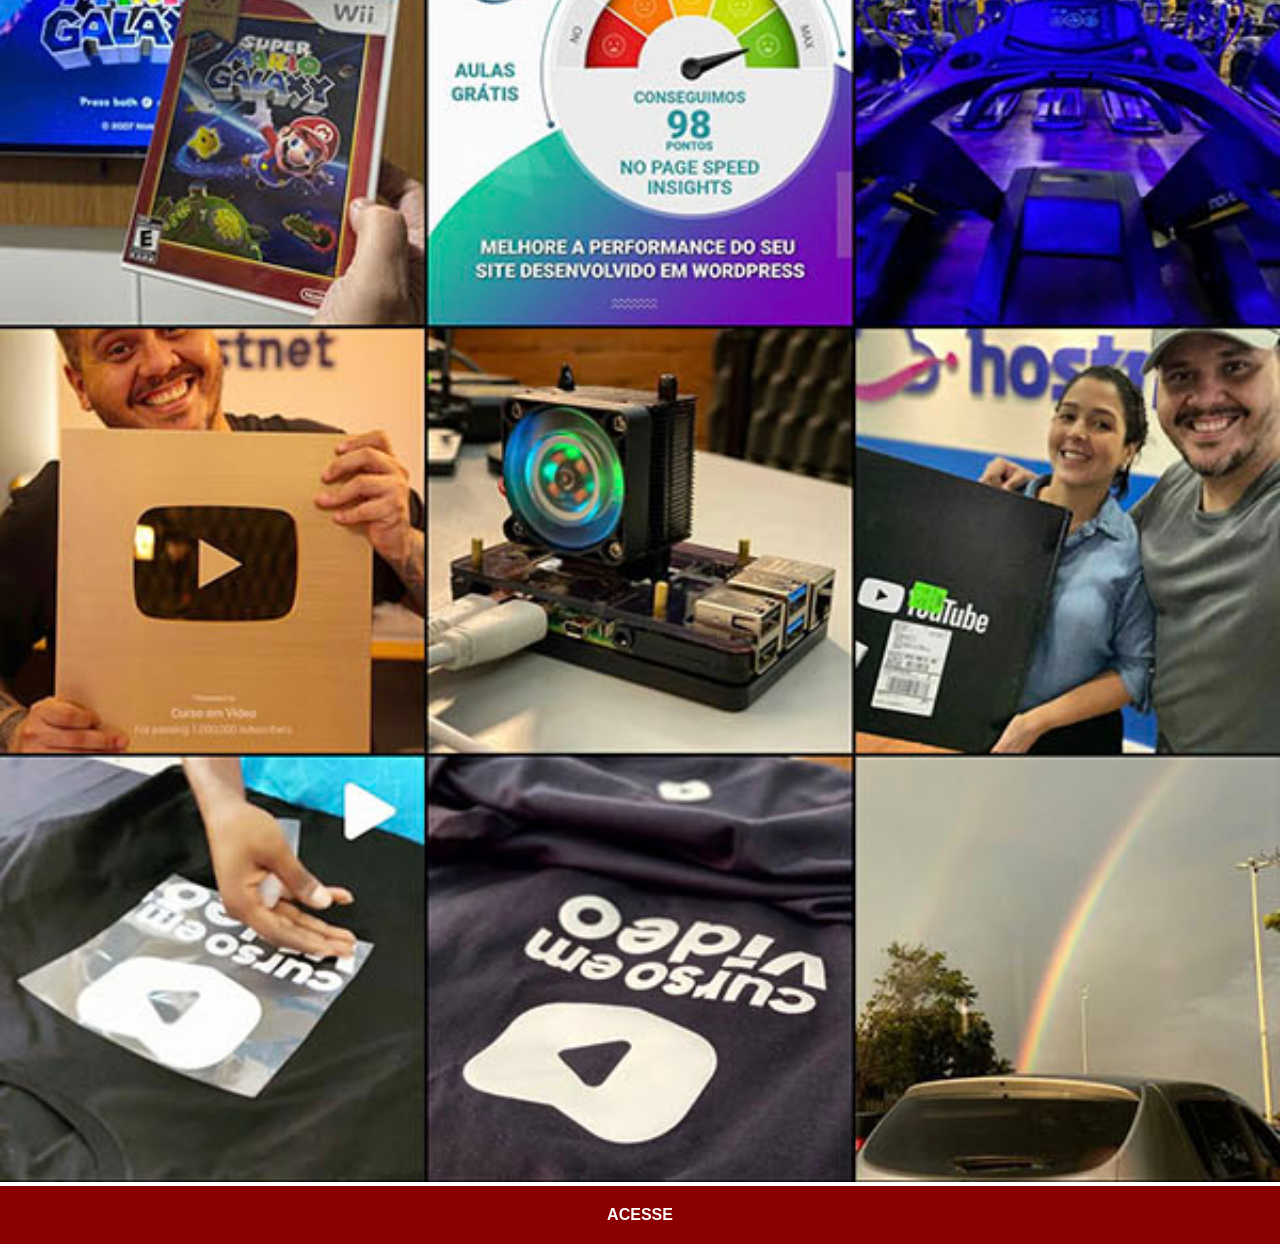
<file: instagram.html>
<!DOCTYPE html>
<html lang="pt-br">
<head>
    <meta charset="UTF-8">
    <meta name="viewport" content="width=device-width, initial-scale=1.0">
    <title>Instagram</title>
    <link rel="stylesheet" href="imagens/social.css">
</head>
<body>
    <img src="imagens/tela-instagram.jpg" alt="Instagram">
    <a href="https://www.instagram.com/gustavoguanabara" target="_blank">ACESSE</a>
</body>
</html>
</file>
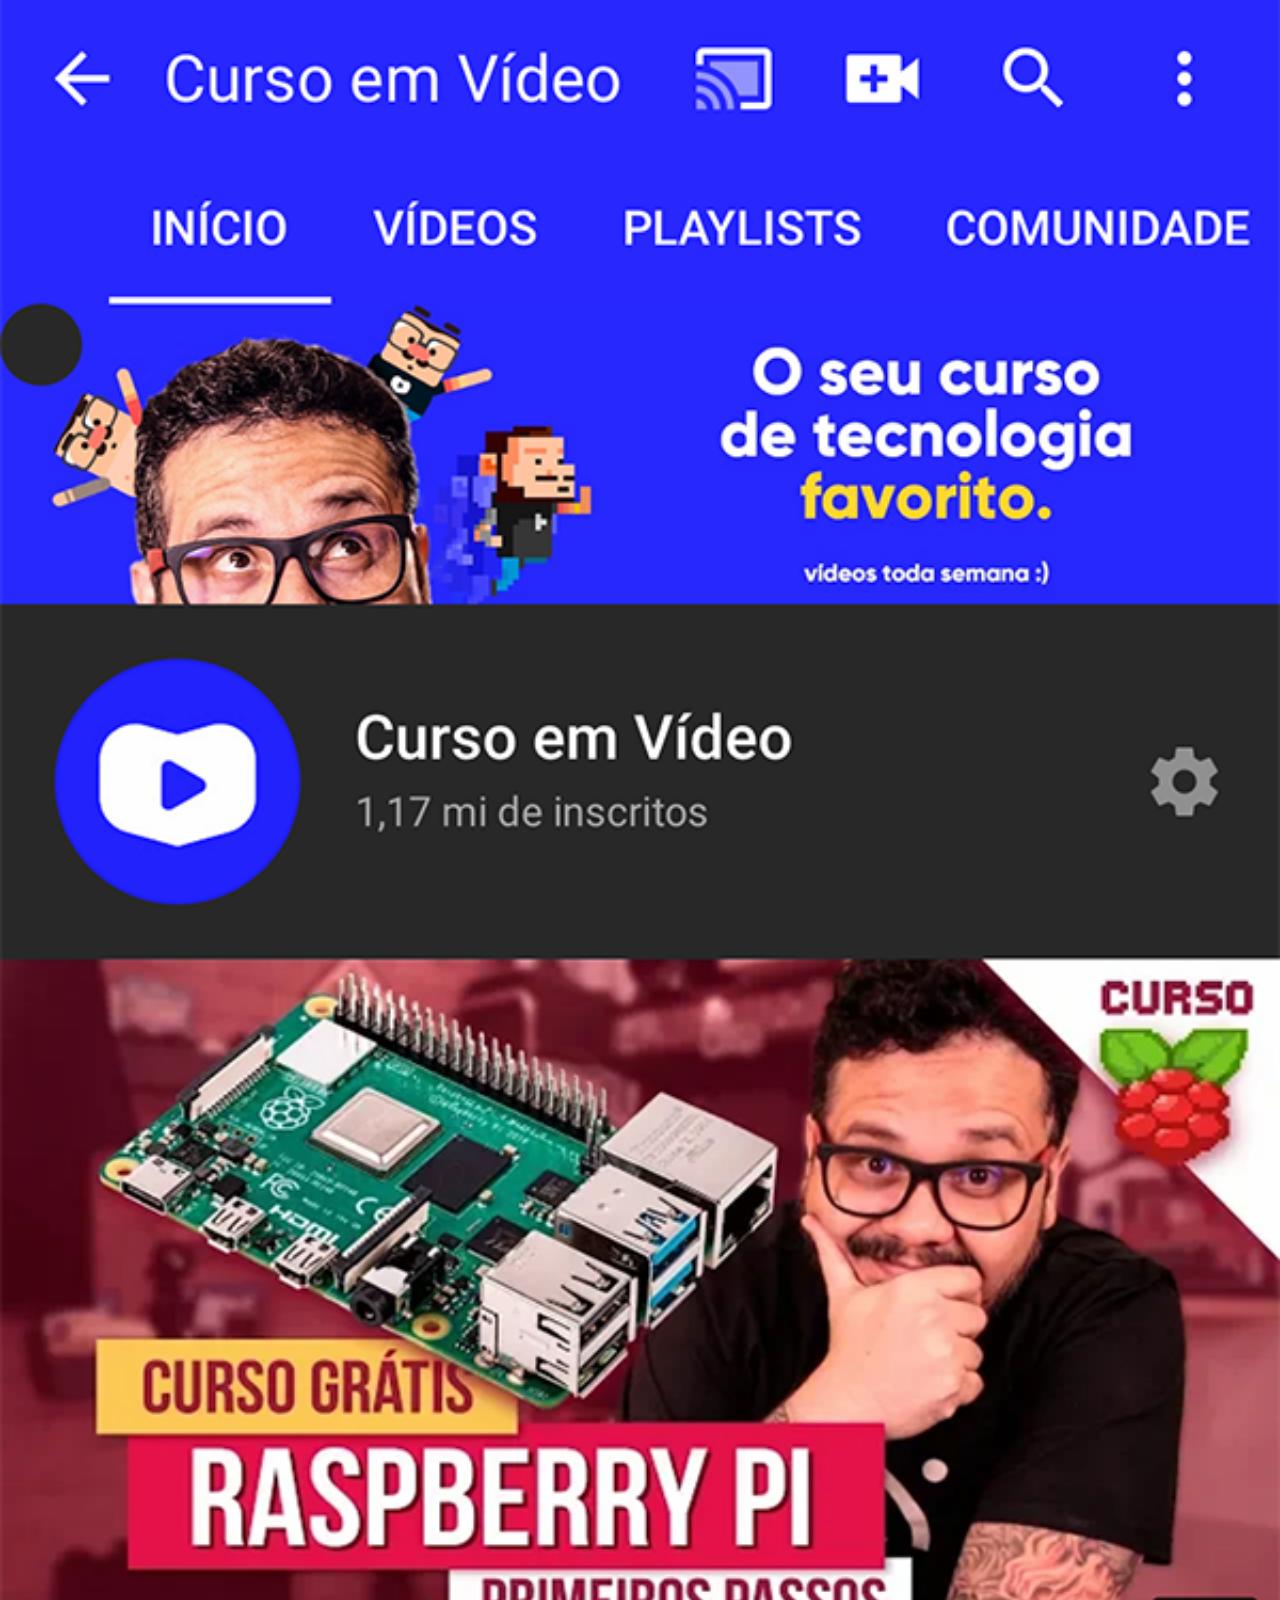
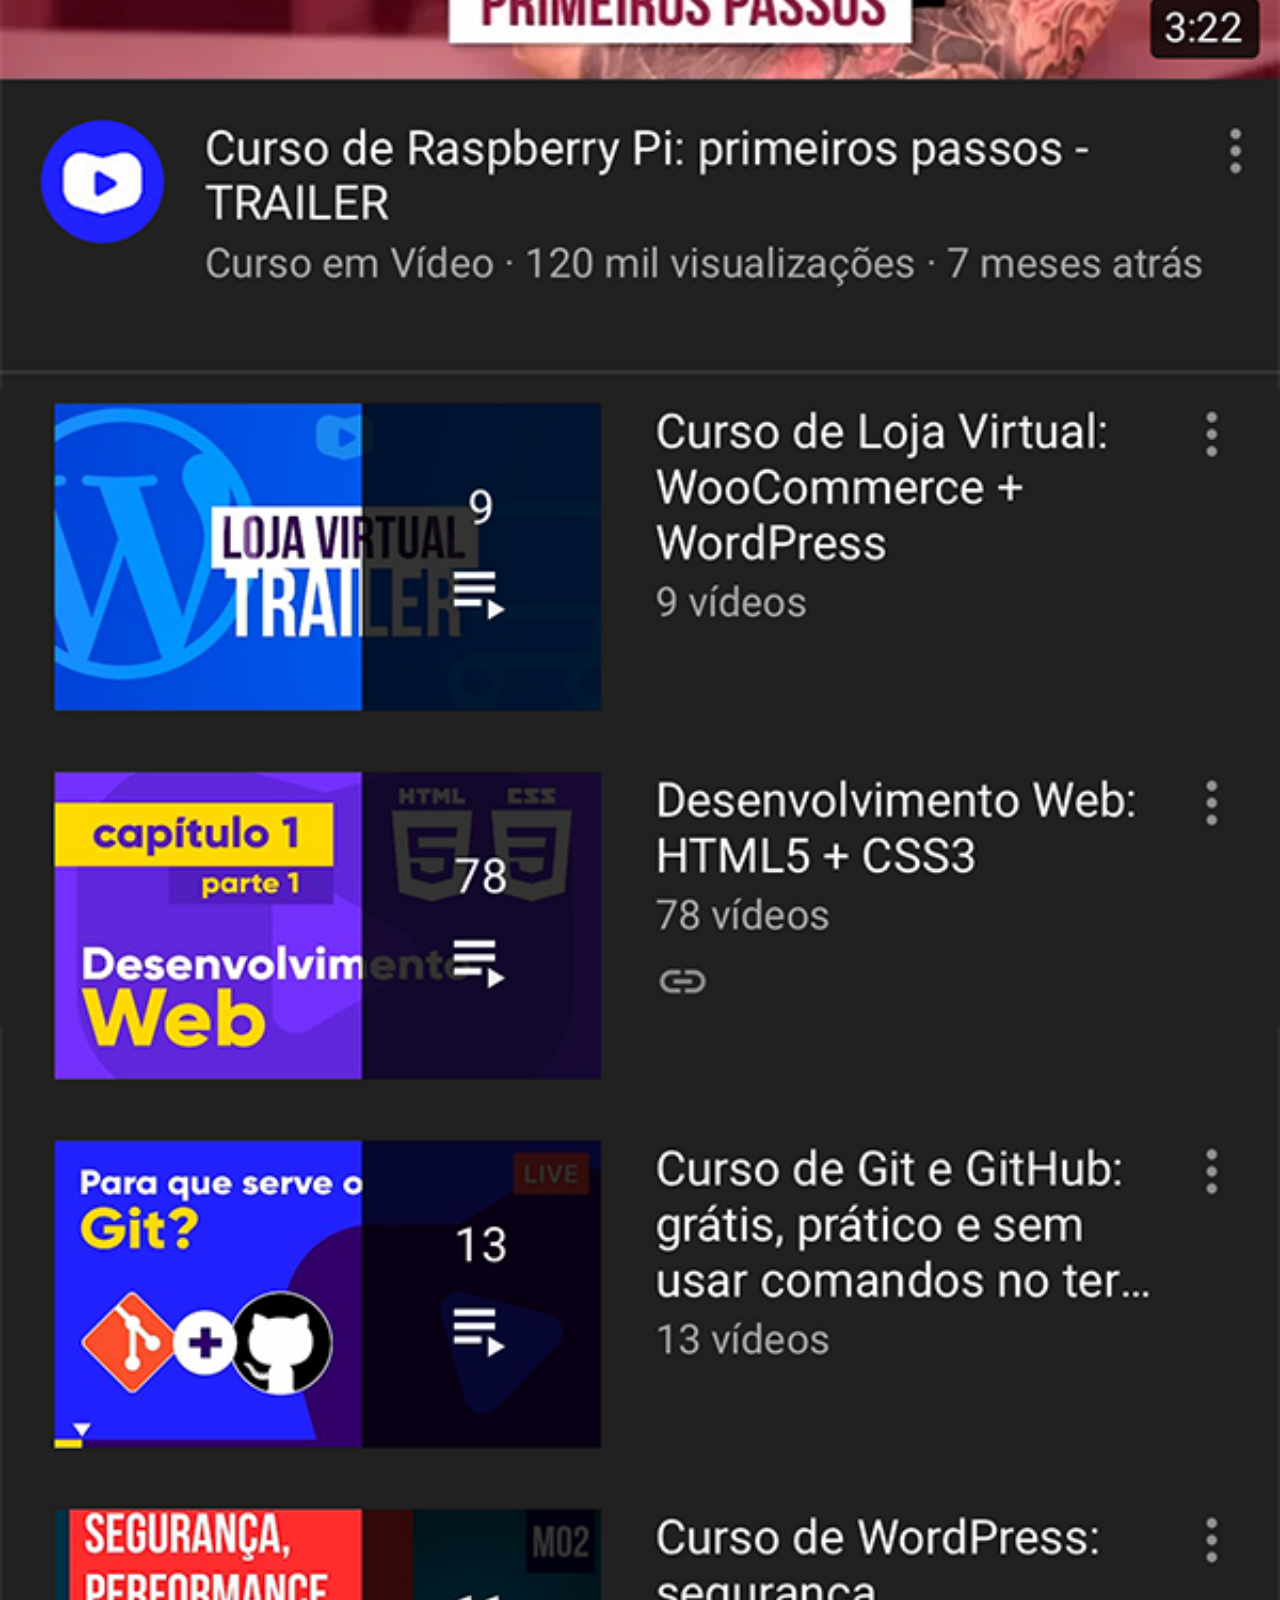
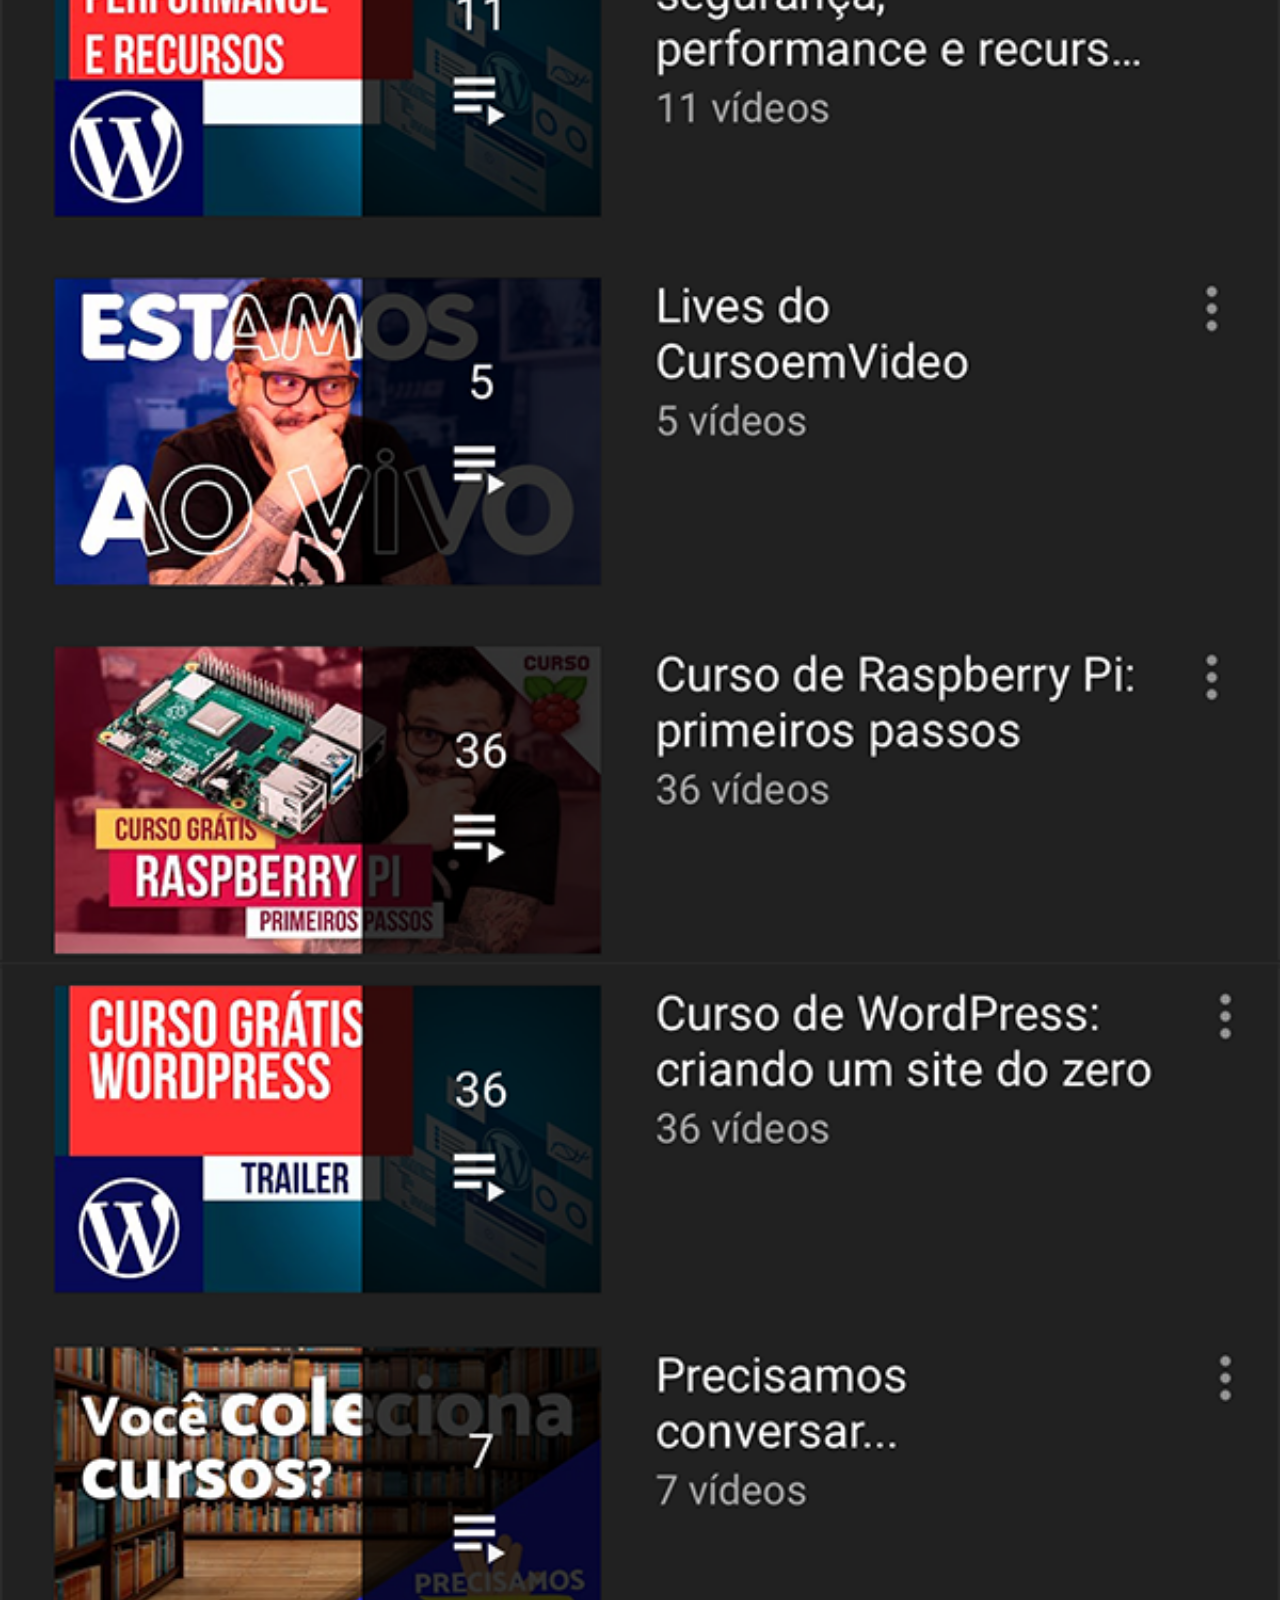
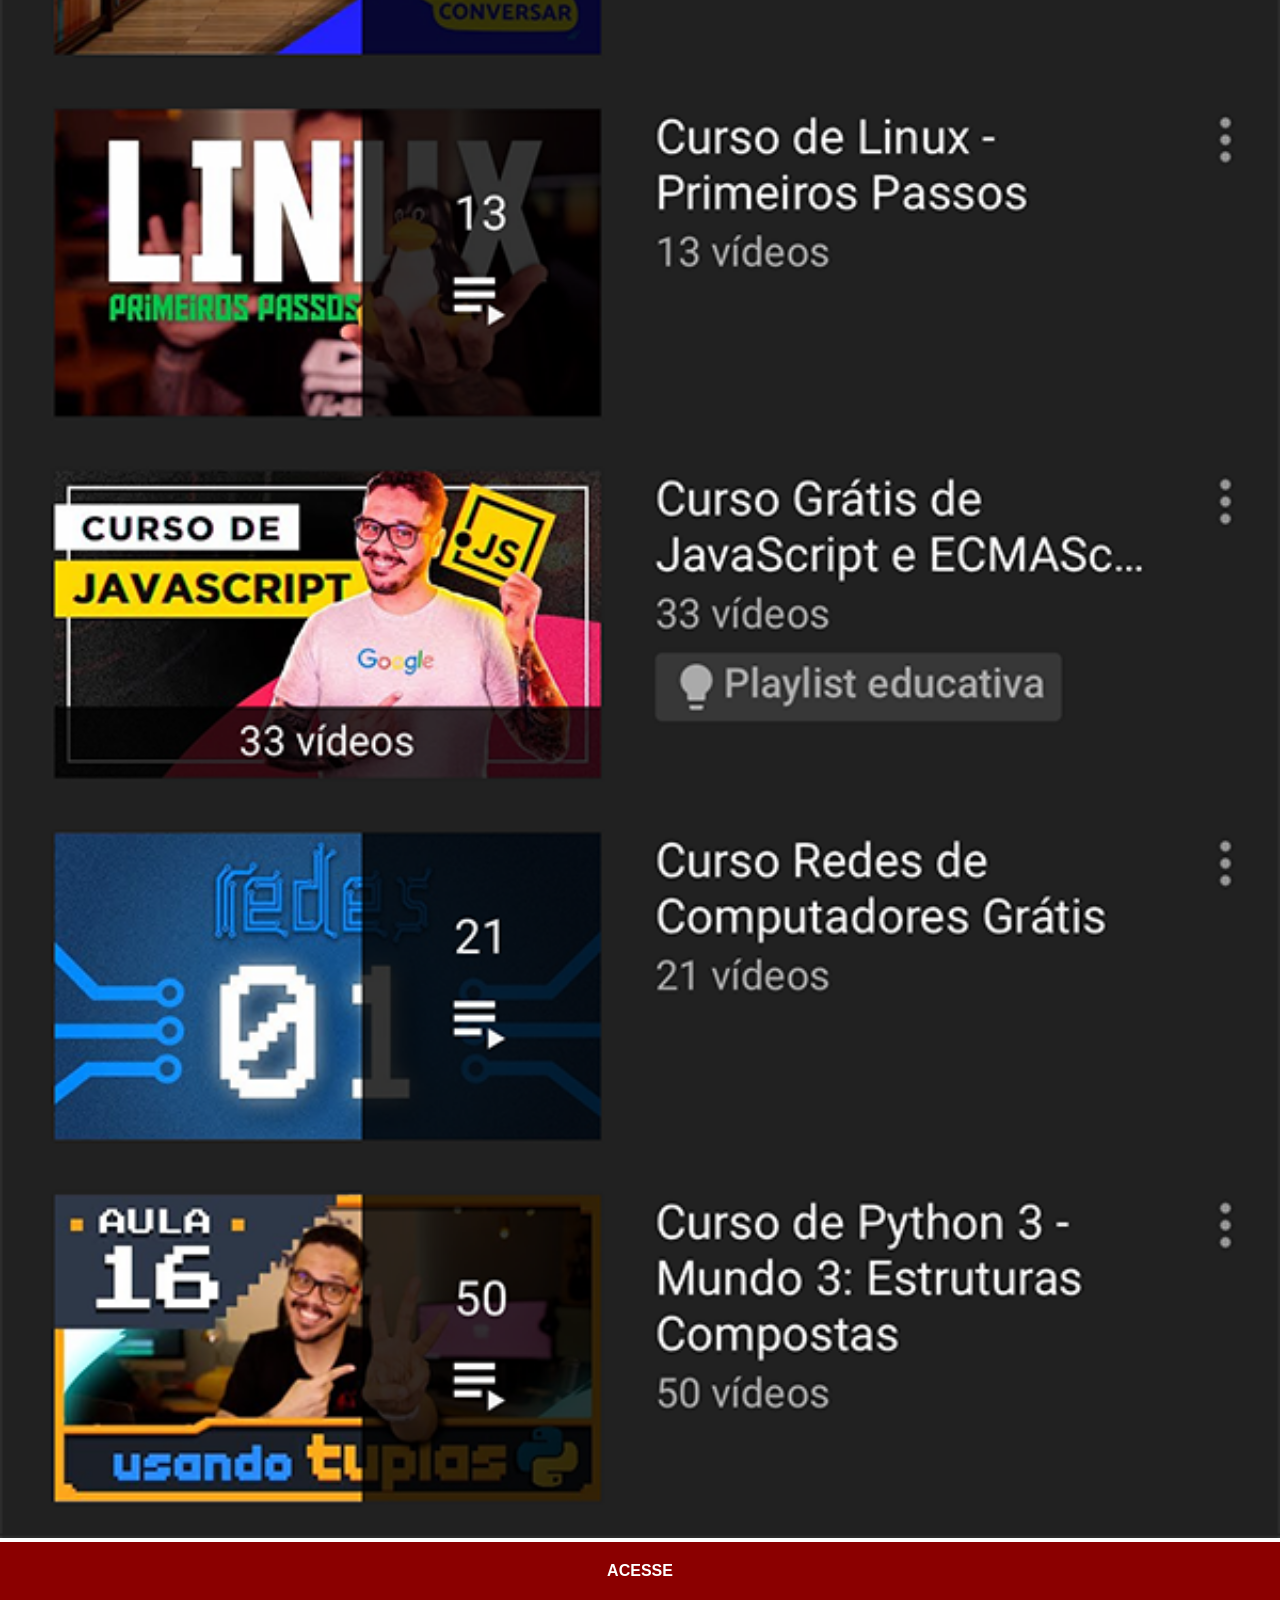
<file: youtube.html>
<!DOCTYPE html>
<html lang="pt-br">
<head>
    <meta charset="UTF-8">
    <meta name="viewport" content="width=device-width, initial-scale=1.0">
    <link rel="stylesheet" href="imagens/social.css">
    <title>YouTube</title>
</head>
<body>
    <img src="imagens/tela-youtube.png" alt="YouTube">
    <a href="https://www.youtube.com/cursoemvideo" target="_blank">ACESSE</a>
</body>
</html>
</file>
<file: estilos/style.css>
@charset "UTB-8";

*{
    margin: 0px;
    padding: 0px;
    font-family: Arial, Helvetica, sans-serif;
}

html, body{
    height: 100vh;
    width: 100vw;
    background-color: black;
}

body{
    background: url(../imagens/fundo-madeira.jpg) no-repeat top center;
    background-size: cover;
    background-attachment: fixed;
}

main {
    position: relative;
    height: 100vh;
}

section#telefone {
    position: absolute;
    top: 50%;
    left: 50%;
    transform: translate(-50%, -50%);

    height: 627px;
    width: 311px;
    background: url(../imagens/frame-iphone.png) no-repeat center center;
}

iframe#tela {
    position: relative;
    top: 80px;
    left: 22px;
    width: 267px;
    height: 471px;
}

section#redes-sociais {
    text-align: right;
}

section#redes-sociais img{
    width: 50px;
    margin: 10px;
    border-radius: 50%;
    box-shadow: 2px 2px 5px rgba(0, 0, 0, 0.400);
    box-sizing: border-box;
}

section#redes-sociais img:hover{
    border: 2px solid rgba(255, 255, 255, 0.637);
    transform: translate(-3px -3px);
    box-shadow: 5px 5px 10px rgba(0, 0, 0, 0.623);
    transition: transform .3s,;
}
</file>
<file: imagens/social.css>
@charset "UTF-8";

        * {
            margin: 0;
            padding: 0;
            font-family: Arial, Helvetica, sans-serif;
        }

        ::-webkit-scrollbar {
            width: 0px;
            height: 0px;
        }

        img {
            width: 100vw;
        }

        a {
            display: block;
            background-color: darkred;
            padding: 20px;
            text-align: center;
            font-weight: bolder;
            text-decoration: none;
            color: white;
        }

        a:hover {
            background-color: red;
        }
</file>
